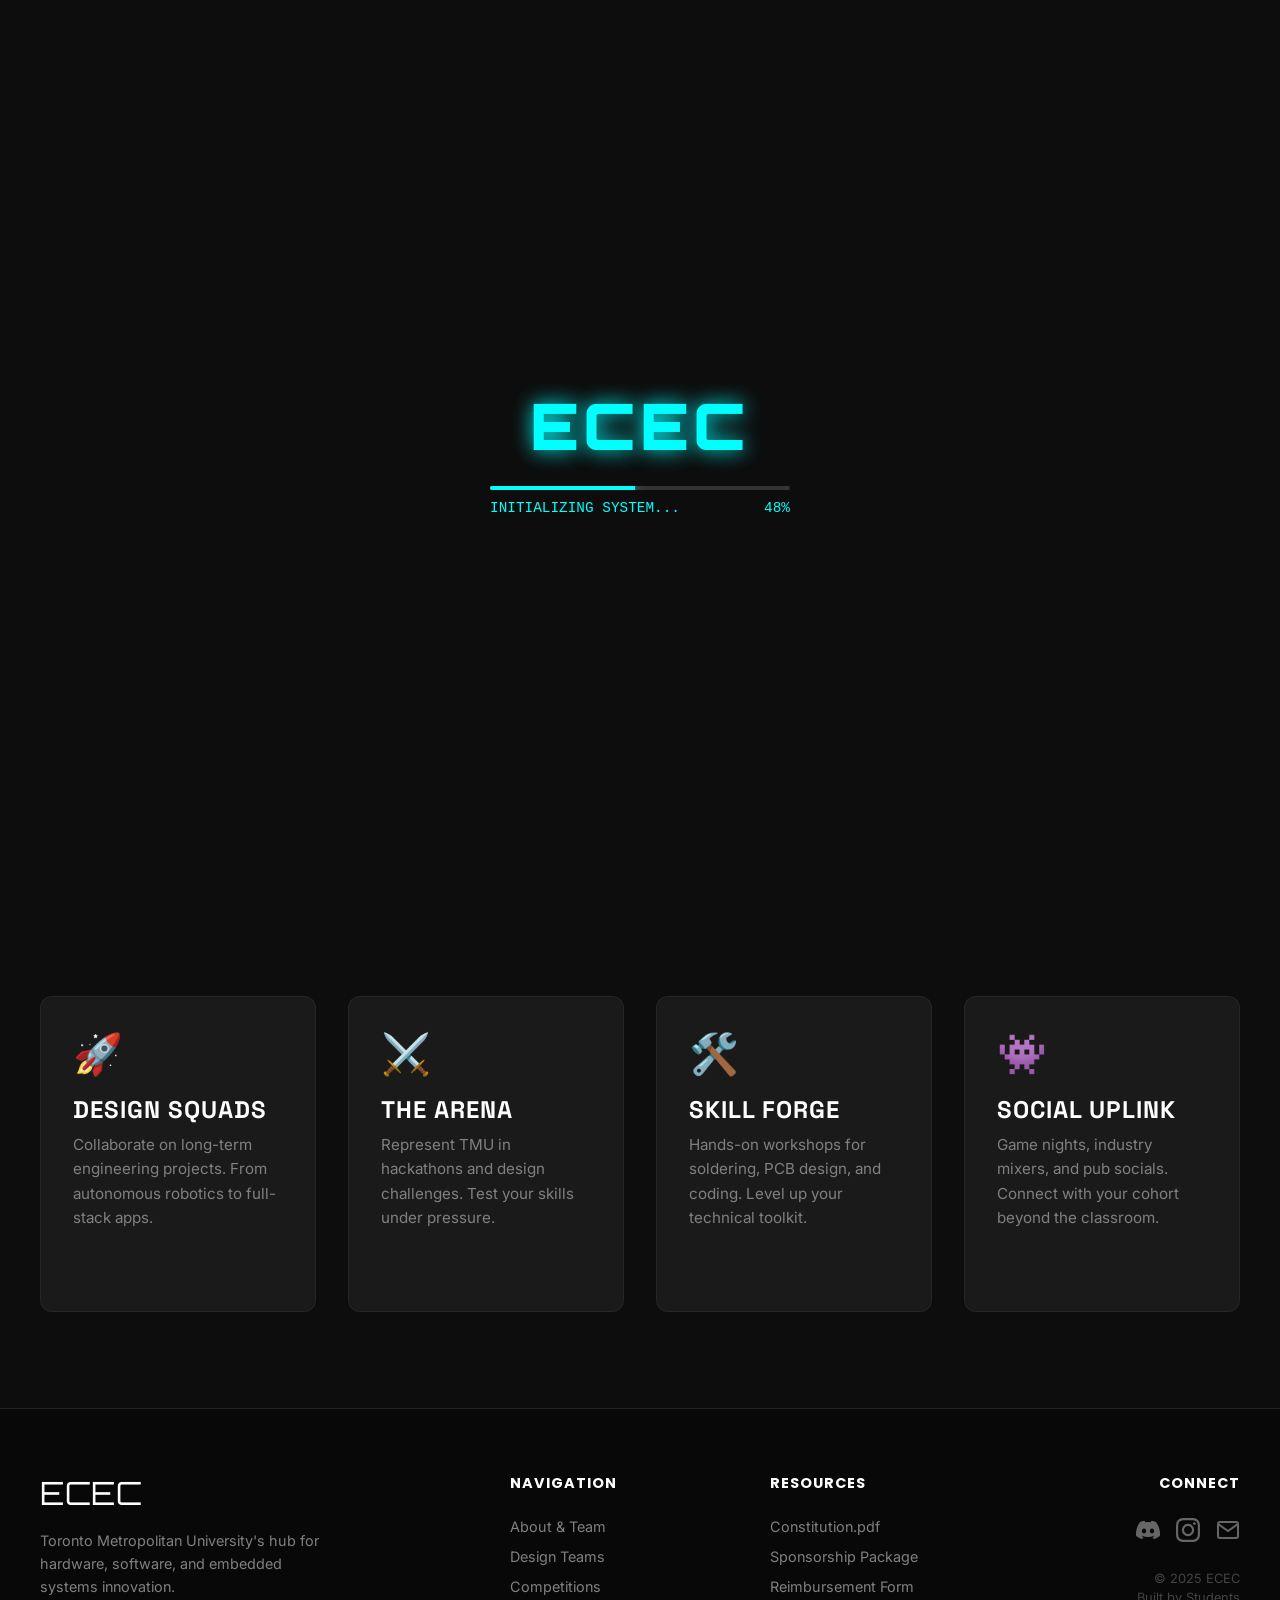
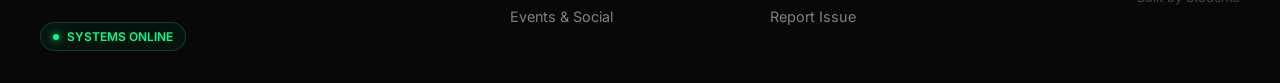
<file: index.html>
<!DOCTYPE html>
<html lang="en">
<head>
    <meta charset="UTF-8">
    <meta name="viewport" content="width=device-width, initial-scale=1.0">
    <title>ECEC - Electrical & Computer Engineering Club</title>
    
    <!-- Fonts -->
    <link rel="preconnect" href="https://fonts.googleapis.com">
    <link rel="preconnect" href="https://fonts.gstatic.com" crossorigin>
    <link href="https://fonts.googleapis.com/css2?family=Inter:wght@400;500;600&family=Poppins:wght@600;700;800&display=swap" rel="stylesheet">
    <link href="https://fonts.googleapis.com/css2?family=Space+Grotesk:wght@500;700&display=swap" rel="stylesheet">
    <link href="https://fonts.googleapis.com/css2?family=Orbitron:wght@900&display=swap" rel="stylesheet">
    <link rel="stylesheet" href="style.css">
</head>
<body>

    <!-- Loader -->
    <div id="loader">
        <div class="loader-content">
            <h1 class="glitch-text" data-text="ECEC">ECEC</h1>
            <div class="progress-bar"><div class="progress-fill"></div></div>
            <div class="loader-status">
                <span>INITIALIZING SYSTEM...</span>
                <span id="loader-percent">0%</span>
            </div>
        </div>
    </div>

    <!-- Scroll Progress Line -->
    <div id="scroll-progress"></div>

    <nav class="navbar">
        <a href="index.html" class="nav-logo">ECEC</a>
        <div class="nav-links">
            <a href="index.html">Home</a>
            <a href="about.html">About & People</a>
            <a href="teams.html">Teams</a>
            <a href="competitions.html">Competitions</a>
            
            <div class="nav-dropdown">
                <a href="events.html">Events ▾</a>
                <div class="dropdown-content">
                    <a href="weekly.html">Weekly Syncs</a>
                    <a href="events.html#upcoming">Live Feed</a>
                </div>
            </div>
            <a href="contact.html" class="cta-link">Join Us</a>
        </div>
        <div class="mobile-menu-btn">☰</div>
    </nav>

        <!-- Hero Section -->
    <header class="hero">
        <canvas id="particle-canvas"></canvas>
        <div class="hero-content">
            <div class="hero-text-wrapper">
                <h1>DESIGN. <span class="highlight">CONNECT.</span> INNOVATE.</h1>
                <p>Where engineering meets community. Join TMU's hub for hardware, software, and embedded systems innovation.</p>
                <div class="hero-buttons">
                    <a href="contact.html" class="btn primary">Join the Collective</a>
                    <a href="teams.html" class="btn secondary">Explore Projects</a>
                </div>
            </div>
        </div>
    </header>

        <!-- Features Grid -->
    <section id="features" class="features-section">
        <div class="container">
            
            <!-- Feature 1: Design Teams -->
            <a href="teams.html" class="feature-card">
                <div class="icon">🚀</div>
                <h3>Design Squads</h3>
                <p>Collaborate on long-term engineering projects. From autonomous robotics to full-stack apps.</p>
                <span class="learn-more">View Teams →</span>
            </a>

            <!-- Feature 2: Competitions -->
            <a href="competitions.html" class="feature-card">
                <div class="icon">⚔️</div>
                <h3>The Arena</h3>
                <p>Represent TMU in hackathons and design challenges. Test your skills under pressure.</p>
                <span class="learn-more">See Events →</span>
            </a>

            <!-- Feature 3: Workshops -->
            <a href="events.html" class="feature-card">
                <div class="icon">🛠️</div>
                <h3>Skill Forge</h3>
                <p>Hands-on workshops for soldering, PCB design, and coding. Level up your technical toolkit.</p>
                <span class="learn-more">Join Workshop →</span>
            </a>

            <!-- Feature 4: Social Events -->
            <a href="events.html" class="feature-card">
                <div class="icon">👾</div>
                <h3>Social Uplink</h3>
                <p>Game nights, industry mixers, and pub socials. Connect with your cohort beyond the classroom.</p>
                <span class="learn-more">Get Social →</span>
            </a>

        </div>
    </section>


        <!-- System Footer -->
    <footer class="sys-footer">
        <div class="footer-grid">
            
            <!-- Col 1: Brand -->
            <div class="footer-col brand-col">
                <a href="index.html" class="footer-logo">ECEC</a>
                <p class="footer-desc">
                    Toronto Metropolitan University's hub for hardware, software, and embedded systems innovation.
                </p>
                <div class="status-badge">
                    <span class="dot"></span> SYSTEMS ONLINE
                </div>
            </div>

            <!-- Col 2: Navigation -->
            <div class="footer-col">
                <h4>NAVIGATION</h4>
                <ul class="footer-links">
                    <li><a href="about.html">About & Team</a></li>
                    <li><a href="teams.html">Design Teams</a></li>
                    <li><a href="competitions.html">Competitions</a></li>
                    <li><a href="events.html">Events & Social</a></li>
                </ul>
            </div>

            <!-- Col 3: Resources -->
            <div class="footer-col">
                <h4>RESOURCES</h4>
                <ul class="footer-links">
                    <li><a href="#">Constitution.pdf</a></li>
                    <li><a href="#">Sponsorship Package</a></li>
                    <li><a href="#">Reimbursement Form</a></li>
                    <li><a href="contact.html">Report Issue</a></li>
                </ul>
            </div>

            <!-- Col 4: Connect -->
            <div class="footer-col">
                <h4>CONNECT</h4>
                <div class="social-icons">
                    <a href="#" aria-label="Discord">
                        <svg width="24" height="24" viewBox="0 0 24 24" fill="currentColor"><path d="M20.317 4.37a19.791 19.791 0 0 0-4.885-1.515.074.074 0 0 0-.079.037c-.21.375-.444.864-.608 1.25a18.27 18.27 0 0 0-5.487 0 12.64 12.64 0 0 0-.617-1.25.077.077 0 0 0-.079-.037A19.736 19.736 0 0 0 3.677 4.37a.07.07 0 0 0-.032.027C.533 9.046-.32 13.58.099 18.057a.082.082 0 0 0 .031.057 19.9 19.9 0 0 0 5.993 3.03.078.078 0 0 0 .084-.028 14.09 14.09 0 0 0 1.226-1.994.076.076 0 0 0-.041-.106 13.107 13.107 0 0 1-1.872-.892.077.077 0 0 1-.008-.128 10.2 10.2 0 0 0 .372-.292.074.074 0 0 1 .077-.01c3.928 1.793 8.18 1.793 12.062 0a.074.074 0 0 1 .078.01c.12.098.246.198.373.292a.077.077 0 0 1-.006.127 12.299 12.299 0 0 1-1.873.892.077.077 0 0 0-.041.107c.36.698.772 1.362 1.225 1.993a.076.076 0 0 0 .084.028 19.839 19.839 0 0 0 6.002-3.03.077.077 0 0 0 .032-.054c.5-5.177-.838-9.674-3.549-13.66a.061.061 0 0 0-.031-.03zM8.02 15.33c-1.183 0-2.157-1.085-2.157-2.419 0-1.333.956-2.419 2.157-2.419 1.21 0 2.176 1.096 2.157 2.42 0 1.333-.956 2.418-2.157 2.418zm7.975 0c-1.183 0-2.157-1.085-2.157-2.419 0-1.333.955-2.419 2.157-2.419 1.21 0 2.176 1.096 2.157 2.42 0 1.333-.946 2.418-2.157 2.418z"/></svg>
                    </a>
                    <a href="#" aria-label="Instagram">
                        <svg width="24" height="24" viewBox="0 0 24 24" fill="currentColor"><path d="M12 2.163c3.204 0 3.584.012 4.85.07 3.252.148 4.771 1.691 4.919 4.919.058 1.265.069 1.645.069 4.849 0 3.205-.012 3.584-.069 4.849-.149 3.225-1.664 4.771-4.919 4.919-1.266.058-1.644.07-4.85.07-3.204 0-3.584-.012-4.849-.07-3.26-.149-4.771-1.699-4.919-4.92-.058-1.265-.07-1.644-.07-4.849 0-3.204.013-3.583.07-4.849.149-3.227 1.664-4.771 4.919-4.919 1.266-.057 1.645-.069 4.849-.069zm0-2.163c-3.259 0-3.667.014-4.947.072-4.358.2-6.78 2.618-6.98 6.98-.059 1.281-.073 1.689-.073 4.948 0 3.259.014 3.668.072 4.948.2 4.358 2.618 6.78 6.98 6.98 1.281.058 1.689.072 4.948.072 3.259 0 3.668-.014 4.948-.072 4.354-.2 6.782-2.618 6.979-6.98.059-1.28.073-1.689.073-4.948 0-3.259-.014-3.667-.072-4.947-.196-4.354-2.617-6.78-6.979-6.98-1.281-.059-1.69-.073-4.949-.073zm0 5.838c-3.403 0-6.162 2.759-6.162 6.162s2.759 6.163 6.162 6.163 6.162-2.759 6.162-6.163c0-3.403-2.759-6.162-6.162-6.162zm0 10.162c-2.209 0-4-1.79-4-4 0-2.209 1.791-4 4-4s4 1.791 4 4c0 2.21-1.791 4-4 4zm6.406-11.845c-.796 0-1.441.645-1.441 1.44s.645 1.44 1.441 1.44c.795 0 1.439-.645 1.439-1.44s-.644-1.44-1.439-1.44z"/></svg>
                    </a>
                    <a href="#" aria-label="Email">
                        <svg width="24" height="24" viewBox="0 0 24 24" fill="none" stroke="currentColor" stroke-width="2"><path d="M4 4h16c1.1 0 2 .9 2 2v12c0 1.1-.9 2-2 2H4c-1.1 0-2-.9-2-2V6c0-1.1.9-2 2-2z"></path><polyline points="22,6 12,13 2,6"></polyline></svg>
                    </a>
                </div>
                <p class="copyright">&copy; 2025 ECEC<br>Built by Students</p>
            </div>
            
        </div>
    </footer>


    <script src="script.js"></script>
</body>
</html>
</file>
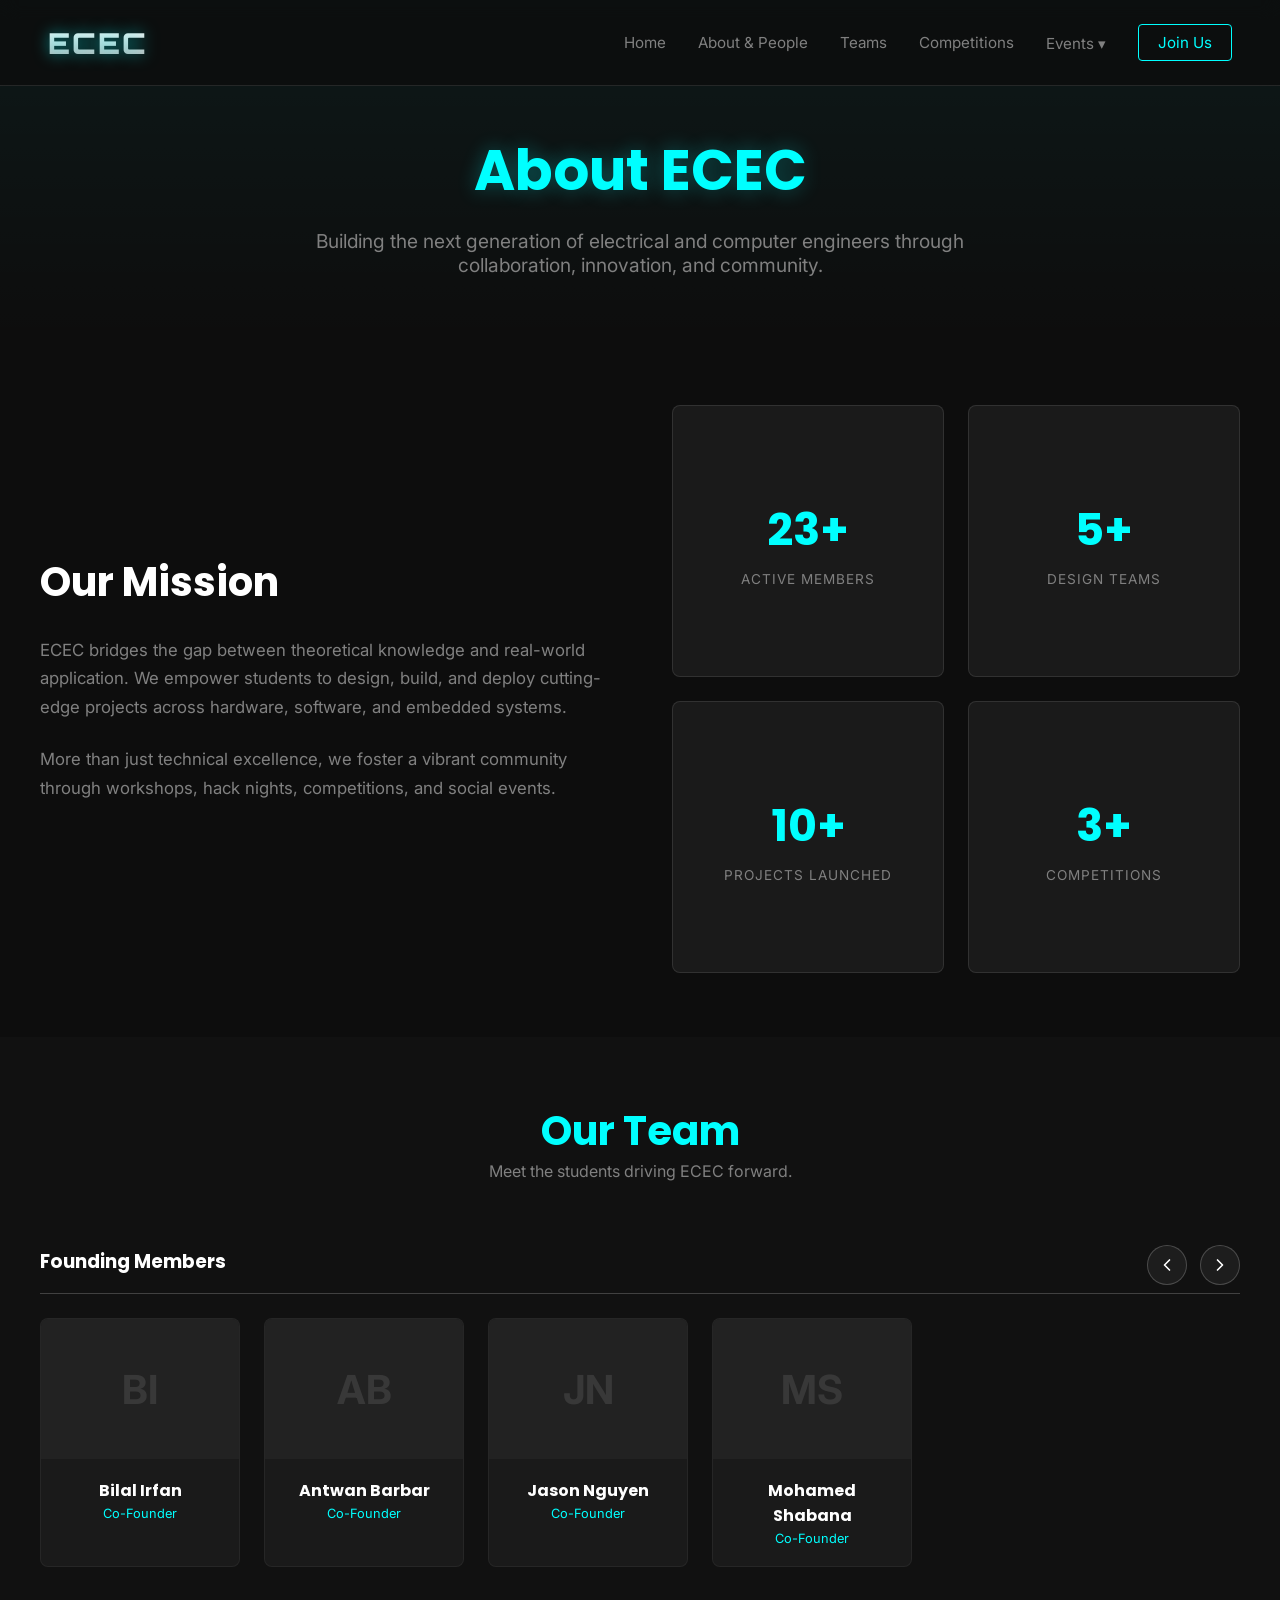
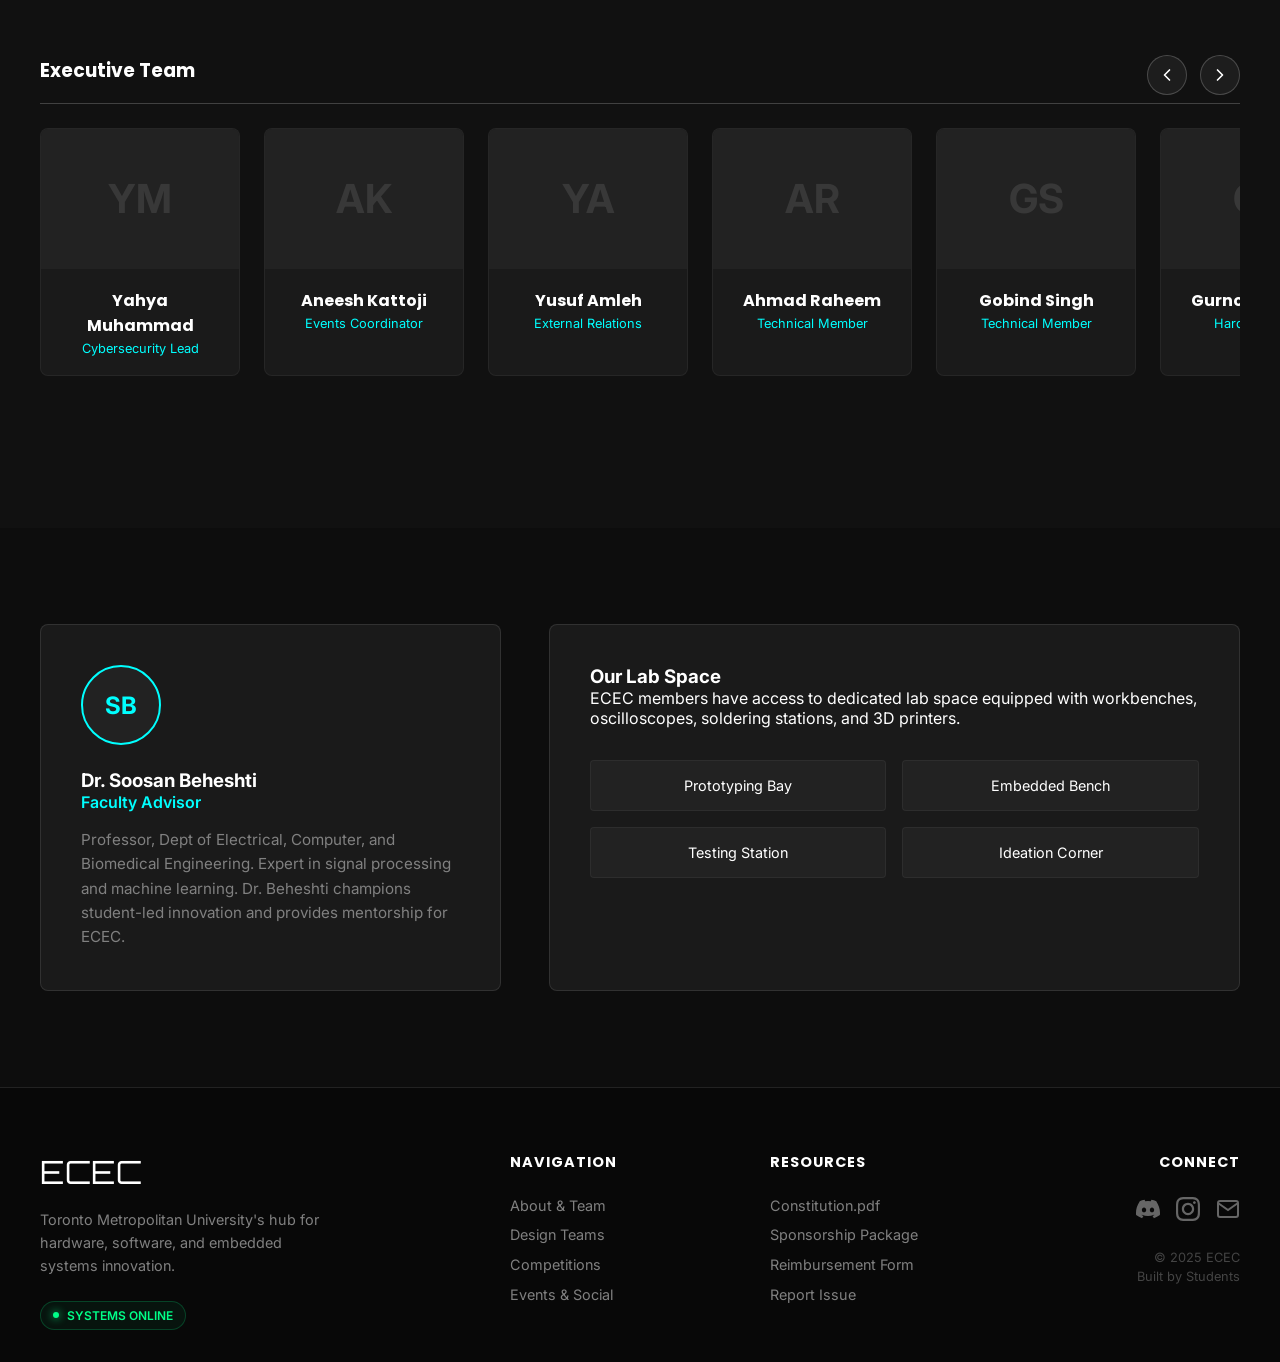
<file: about.html>
<!DOCTYPE html>
<html lang="en">
<head>
    <meta charset="UTF-8">
    <meta name="viewport" content="width=device-width, initial-scale=1.0">
    <title>About - ECEC</title>
    
    <!-- Fonts -->
    <link rel="preconnect" href="https://fonts.googleapis.com">
    <link rel="preconnect" href="https://fonts.gstatic.com" crossorigin>
    <link href="https://fonts.googleapis.com/css2?family=Inter:wght@400;500;600&family=Poppins:wght@600;700;800&display=swap" rel="stylesheet">
    <link href="https://fonts.googleapis.com/css2?family=Orbitron:wght@900&display=swap" rel="stylesheet">
    
    <link rel="stylesheet" href="style.css">
    <link rel="stylesheet" href="about.css">
</head>
<body>

    <!-- Scroll Progress -->
    <div id="scroll-progress"></div>

    <!-- Navbar -->
    <nav class="navbar">
        <a href="index.html" class="nav-logo">ECEC</a>
        
        <div class="nav-links">
            <a href="index.html">Home</a>
            <a href="about.html">About & People</a>
            <a href="teams.html">Teams</a>
            <a href="competitions.html">Competitions</a>
            
            <div class="nav-dropdown">
                <a href="events.html" class="dropdown-trigger">Events ▾</a>
                <div class="dropdown-content">
                    <a href="weekly.html">Weekly Syncs</a>
                    <a href="events.html#upcoming">Live Feed</a>
                </div>
            </div>
            
            <a href="contact.html" class="cta-link">Join Us</a>
        </div>

        <div class="mobile-menu-btn">☰</div>
    </nav>

    <!-- Page Hero -->
    <header class="page-hero">
        <div class="hero-content">
            <h1>About ECEC</h1>
            <p>Building the next generation of electrical and computer engineers through collaboration, innovation, and community.</p>
        </div>
    </header>

    <!-- Mission & Stats Section -->
    <section class="mission-section">
        <div class="container mission-layout">
            <div class="mission-text">
                <h2>Our Mission</h2>
                <p>ECEC bridges the gap between theoretical knowledge and real-world application. We empower students to design, build, and deploy cutting-edge projects across hardware, software, and embedded systems.</p>
                <p>More than just technical excellence, we foster a vibrant community through workshops, hack nights, competitions, and social events.</p>
            </div>
            <div class="stats-grid">
                <div class="stat-card"><div class="stat-number">23+</div><div class="stat-label">Active Members</div></div>
                <div class="stat-card"><div class="stat-number">5+</div><div class="stat-label">Design Teams</div></div>
                <div class="stat-card"><div class="stat-number">10+</div><div class="stat-label">Projects Launched</div></div>
                <div class="stat-card"><div class="stat-number">3+</div><div class="stat-label">Competitions</div></div>
            </div>
        </div>
    </section>

    <!-- Team Section -->
    <section class="people-section">
        <div class="container people-container">
            <div class="section-header">
                <h2>Our Team</h2>
                <p>Meet the students driving ECEC forward.</p>
            </div>

            <!-- Row 1: Founders -->
            <div class="people-row">
                <div class="category-group">
                    <div class="group-header">
                        <h3>Founding Members</h3>
                        <div class="scroll-controls">
                            <!-- Scroll Founders Grid -->
                            <button class="scroll-btn left" aria-label="Scroll Left" onclick="scrollGrid('founders-grid', -300)">
                                <svg width="24" height="24" viewBox="0 0 24 24" fill="none" stroke="currentColor" stroke-width="2"><polyline points="15 18 9 12 15 6"></polyline></svg>
                            </button>
                            <button class="scroll-btn right" aria-label="Scroll Right" onclick="scrollGrid('founders-grid', 300)">
                                <svg width="24" height="24" viewBox="0 0 24 24" fill="none" stroke="currentColor" stroke-width="2"><polyline points="9 18 15 12 9 6"></polyline></svg>
                            </button>
                        </div>
                    </div>
                    
                    <div class="scroll-container" id="founders-grid">
                        <div class="people-grid">
                            <div class="person-card"><div class="initials">BI</div><div class="person-info"><h4>Bilal Irfan</h4><span class="role">Co-Founder</span></div></div>
                            <div class="person-card"><div class="initials">AB</div><div class="person-info"><h4>Antwan Barbar</h4><span class="role">Co-Founder</span></div></div>
                            <div class="person-card"><div class="initials">JN</div><div class="person-info"><h4>Jason Nguyen</h4><span class="role">Co-Founder</span></div></div>
                            <div class="person-card"><div class="initials">MS</div><div class="person-info"><h4>Mohamed Shabana</h4><span class="role">Co-Founder</span></div></div>
                        </div>
                    </div>
                </div>
            </div>

            <!-- Row 2: Execs (DUPLICATE REMOVED & ID FIXED) -->
            <div class="people-row">
                <div class="category-group">
                    <div class="group-header">
                        <h3>Executive Team</h3>
                        <div class="scroll-controls">
                            <!-- FIXED: Now targeting 'exec-grid' instead of 'founders-grid' -->
                            <button class="scroll-btn left" aria-label="Scroll Left" onclick="scrollGrid('exec-grid', -300)">
                                <svg width="24" height="24" viewBox="0 0 24 24" fill="none" stroke="currentColor" stroke-width="2"><polyline points="15 18 9 12 15 6"></polyline></svg>
                            </button>
                            <button class="scroll-btn right" aria-label="Scroll Right" onclick="scrollGrid('exec-grid', 300)">
                                <svg width="24" height="24" viewBox="0 0 24 24" fill="none" stroke="currentColor" stroke-width="2"><polyline points="9 18 15 12 9 6"></polyline></svg>
                            </button>
                        </div>
                    </div>

                    <div class="scroll-container" id="exec-grid">
                        <div class="people-grid">
                            <div class="person-card"><div class="initials">YM</div><div class="person-info"><h4>Yahya Muhammad</h4><span class="role">Cybersecurity Lead</span></div></div>
                            <div class="person-card"><div class="initials">AK</div><div class="person-info"><h4>Aneesh Kattoji</h4><span class="role">Events Coordinator</span></div></div>
                            <div class="person-card"><div class="initials">YA</div><div class="person-info"><h4>Yusuf Amleh</h4><span class="role">External Relations</span></div></div>
                            <div class="person-card"><div class="initials">AR</div><div class="person-info"><h4>Ahmad Raheem</h4><span class="role">Technical Member</span></div></div>
                            <div class="person-card"><div class="initials">GS</div><div class="person-info"><h4>Gobind Singh</h4><span class="role">Technical Member</span></div></div>
                            <div class="person-card"><div class="initials">GB</div><div class="person-info"><h4>Gurnoor Bhatoa</h4><span class="role">Hardware Lead</span></div></div>
                            <div class="person-card"><div class="initials">KK</div><div class="person-info"><h4>Kagan Katran</h4><span class="role">Innovation Officer</span></div></div>
                            <div class="person-card"><div class="initials">DI</div><div class="person-info"><h4>Daanisha Islam</h4><span class="role">Electronics Specialist</span></div></div>
                            <div class="person-card"><div class="initials">AS</div><div class="person-info"><h4>Anokh Soin</h4><span class="role">Circuit Design Lead</span></div></div>
                            <div class="person-card"><div class="initials">SC</div><div class="person-info"><h4>Sheldon Cerejo</h4><span class="role">Media Director</span></div></div>
                            <div class="person-card"><div class="initials">AS</div><div class="person-info"><h4>Abesa Sivananthan</h4><span class="role">Research Coord.</span></div></div>
                            <div class="person-card"><div class="initials">BT</div><div class="person-info"><h4>Bhavishey Thapar</h4><span class="role">Technical Advisor</span></div></div>
                            <div class="person-card"><div class="initials">TK</div><div class="person-info"><h4>Talha Khalid</h4><span class="role">Competitions Lead</span></div></div>
                            <div class="person-card"><div class="initials">MY</div><div class="person-info"><h4>Muneebah Younas</h4><span class="role">Academic Liaison</span></div></div>
                            <div class="person-card"><div class="initials">MA</div><div class="person-info"><h4>Mina Adnan</h4><span class="role">Robotics Lead</span></div></div>
                            <div class="person-card"><div class="initials">FM</div><div class="person-info"><h4>Fatema Mirza</h4><span class="role">Technical Member</span></div></div>
                            <div class="person-card"><div class="initials">AH</div><div class="person-info"><h4>Amir Halvachi</h4><span class="role">Avionics Lead</span></div></div>
                        </div>
                    </div>
                </div>
            </div>

        </div>
    </section>

    <!-- Faculty & Lab Section -->
    <section class="faculty-section">
        <div class="container faculty-grid">
            <div class="faculty-card">
                <div class="faculty-initials">SB</div>
                <h3>Dr. Soosan Beheshti</h3>
                <p class="faculty-title">Faculty Advisor</p>
                <p class="faculty-bio">Professor, Dept of Electrical, Computer, and Biomedical Engineering. Expert in signal processing and machine learning. Dr. Beheshti champions student-led innovation and provides mentorship for ECEC.</p>
            </div>
            <div class="lab-card">
                <h3>Our Lab Space</h3>
                <p>ECEC members have access to dedicated lab space equipped with workbenches, oscilloscopes, soldering stations, and 3D printers.</p>
                <div class="lab-features">
                    <span>Prototyping Bay</span><span>Embedded Bench</span><span>Testing Station</span><span>Ideation Corner</span>
                </div>
            </div>
        </div>
    </section>

    <!-- System Footer -->
    <footer class="sys-footer">
        <div class="footer-grid">
            <div class="footer-col brand-col">
                <a href="index.html" class="footer-logo">ECEC</a>
                <p class="footer-desc">Toronto Metropolitan University's hub for hardware, software, and embedded systems innovation.</p>
                <div class="status-badge"><span class="dot"></span> SYSTEMS ONLINE</div>
            </div>
            <div class="footer-col">
                <h4>NAVIGATION</h4>
                <ul class="footer-links">
                    <li><a href="about.html">About & Team</a></li>
                    <li><a href="teams.html">Design Teams</a></li>
                    <li><a href="competitions.html">Competitions</a></li>
                    <li><a href="events.html">Events & Social</a></li>
                </ul>
            </div>
            <div class="footer-col">
                <h4>RESOURCES</h4>
                <ul class="footer-links">
                    <li><a href="#">Constitution.pdf</a></li>
                    <li><a href="#">Sponsorship Package</a></li>
                    <li><a href="#">Reimbursement Form</a></li>
                    <li><a href="contact.html">Report Issue</a></li>
                </ul>
            </div>
            <div class="footer-col">
                <h4>CONNECT</h4>
                <div class="social-icons">
                    <a href="#" aria-label="Discord"><svg width="24" height="24" viewBox="0 0 24 24" fill="currentColor"><path d="M20.317 4.37a19.791 19.791 0 0 0-4.885-1.515.074.074 0 0 0-.079.037c-.21.375-.444.864-.608 1.25a18.27 18.27 0 0 0-5.487 0 12.64 12.64 0 0 0-.617-1.25.077.077 0 0 0-.079-.037A19.736 19.736 0 0 0 3.677 4.37a.07.07 0 0 0-.032.027C.533 9.046-.32 13.58.099 18.057a.082.082 0 0 0 .031.057 19.9 19.9 0 0 0 5.993 3.03.078.078 0 0 0 .084-.028 14.09 14.09 0 0 0 1.226-1.994.076.076 0 0 0-.041-.106 13.107 13.107 0 0 1-1.872-.892.077.077 0 0 1-.008-.128 10.2 10.2 0 0 0 .372-.292.074.074 0 0 1 .077-.01c3.928 1.793 8.18 1.793 12.062 0a.074.074 0 0 1 .078.01c.12.098.246.198.373.292a.077.077 0 0 1-.006.127 12.299 12.299 0 0 1-1.873.892.077.077 0 0 0-.041.107c.36.698.772 1.362 1.225 1.993a.076.076 0 0 0 .084.028 19.839 19.839 0 0 0 6.002-3.03.077.077 0 0 0 .032-.054c.5-5.177-.838-9.674-3.549-13.66a.061.061 0 0 0-.031-.03zM8.02 15.33c-1.183 0-2.157-1.085-2.157-2.419 0-1.333.956-2.419 2.157-2.419 1.21 0 2.176 1.096 2.157 2.42 0 1.333-.956 2.418-2.157 2.418zm7.975 0c-1.183 0-2.157-1.085-2.157-2.419 0-1.333.955-2.419 2.157-2.419 1.21 0 2.176 1.096 2.157 2.42 0 1.333-.946 2.418-2.157 2.418z"/></svg></a>
                    <a href="#" aria-label="Instagram"><svg width="24" height="24" viewBox="0 0 24 24" fill="currentColor"><path d="M12 2.163c3.204 0 3.584.012 4.85.07 3.252.148 4.771 1.691 4.919 4.919.058 1.265.069 1.645.069 4.849 0 3.205-.012 3.584-.069 4.849-.149 3.225-1.664 4.771-4.919 4.919-1.266.058-1.644.07-4.85.07-3.204 0-3.584-.012-4.849-.07-3.26-.149-4.771-1.699-4.919-4.92-.058-1.265-.07-1.644-.07-4.849 0-3.204.013-3.583.07-4.849.149-3.227 1.664-4.771 4.919-4.919 1.266-.057 1.645-.069 4.849-.069zm0-2.163c-3.259 0-3.667.014-4.947.072-4.358.2-6.78 2.618-6.98 6.98-.059 1.281-.073 1.689-.073 4.948 0 3.259.014 3.668.072 4.948.2 4.358 2.618 6.78 6.98 6.98 1.281.058 1.689.072 4.948.072 3.259 0 3.668-.014 4.948-.072 4.354-.2 6.782-2.618 6.979-6.98.059-1.28.073-1.689.073-4.948 0-3.259-.014-3.667-.072-4.947-.196-4.354-2.617-6.78-6.979-6.98-1.281-.059-1.69-.073-4.949-.073zm0 5.838c-3.403 0-6.162 2.759-6.162 6.162s2.759 6.163 6.162 6.163 6.162-2.759 6.162-6.163c0-3.403-2.759-6.162-6.162-6.162zm0 10.162c-2.209 0-4-1.79-4-4 0-2.209 1.791-4 4-4s4 1.791 4 4c0 2.21-1.791 4-4 4zm6.406-11.845c-.796 0-1.441.645-1.441 1.44s.645 1.44 1.441 1.44c.795 0 1.439-.645 1.439-1.44s-.644-1.44-1.439-1.44z"/></svg></a>
                    <a href="#" aria-label="Email"><svg width="24" height="24" viewBox="0 0 24 24" fill="none" stroke="currentColor" stroke-width="2"><path d="M4 4h16c1.1 0 2 .9 2 2v12c0 1.1-.9 2-2 2H4c-1.1 0-2-.9-2-2V6c0-1.1.9-2 2-2z"></path><polyline points="22,6 12,13 2,6"></polyline></svg></a>
                </div>
                <p class="copyright">&copy; 2025 ECEC<br>Built by Students</p>
            </div>
        </div>
    </footer>

    <script src="script.js"></script>
    <script>
        function scrollGrid(elementId, distance) {
            const container = document.getElementById(elementId);
            if (container) {
                container.scrollBy({
                    left: distance,
                    behavior: 'smooth'
                });
            } else {
                console.error("Container not found:", elementId);
            }
        }
    </script>

</body>
</html>
</file>
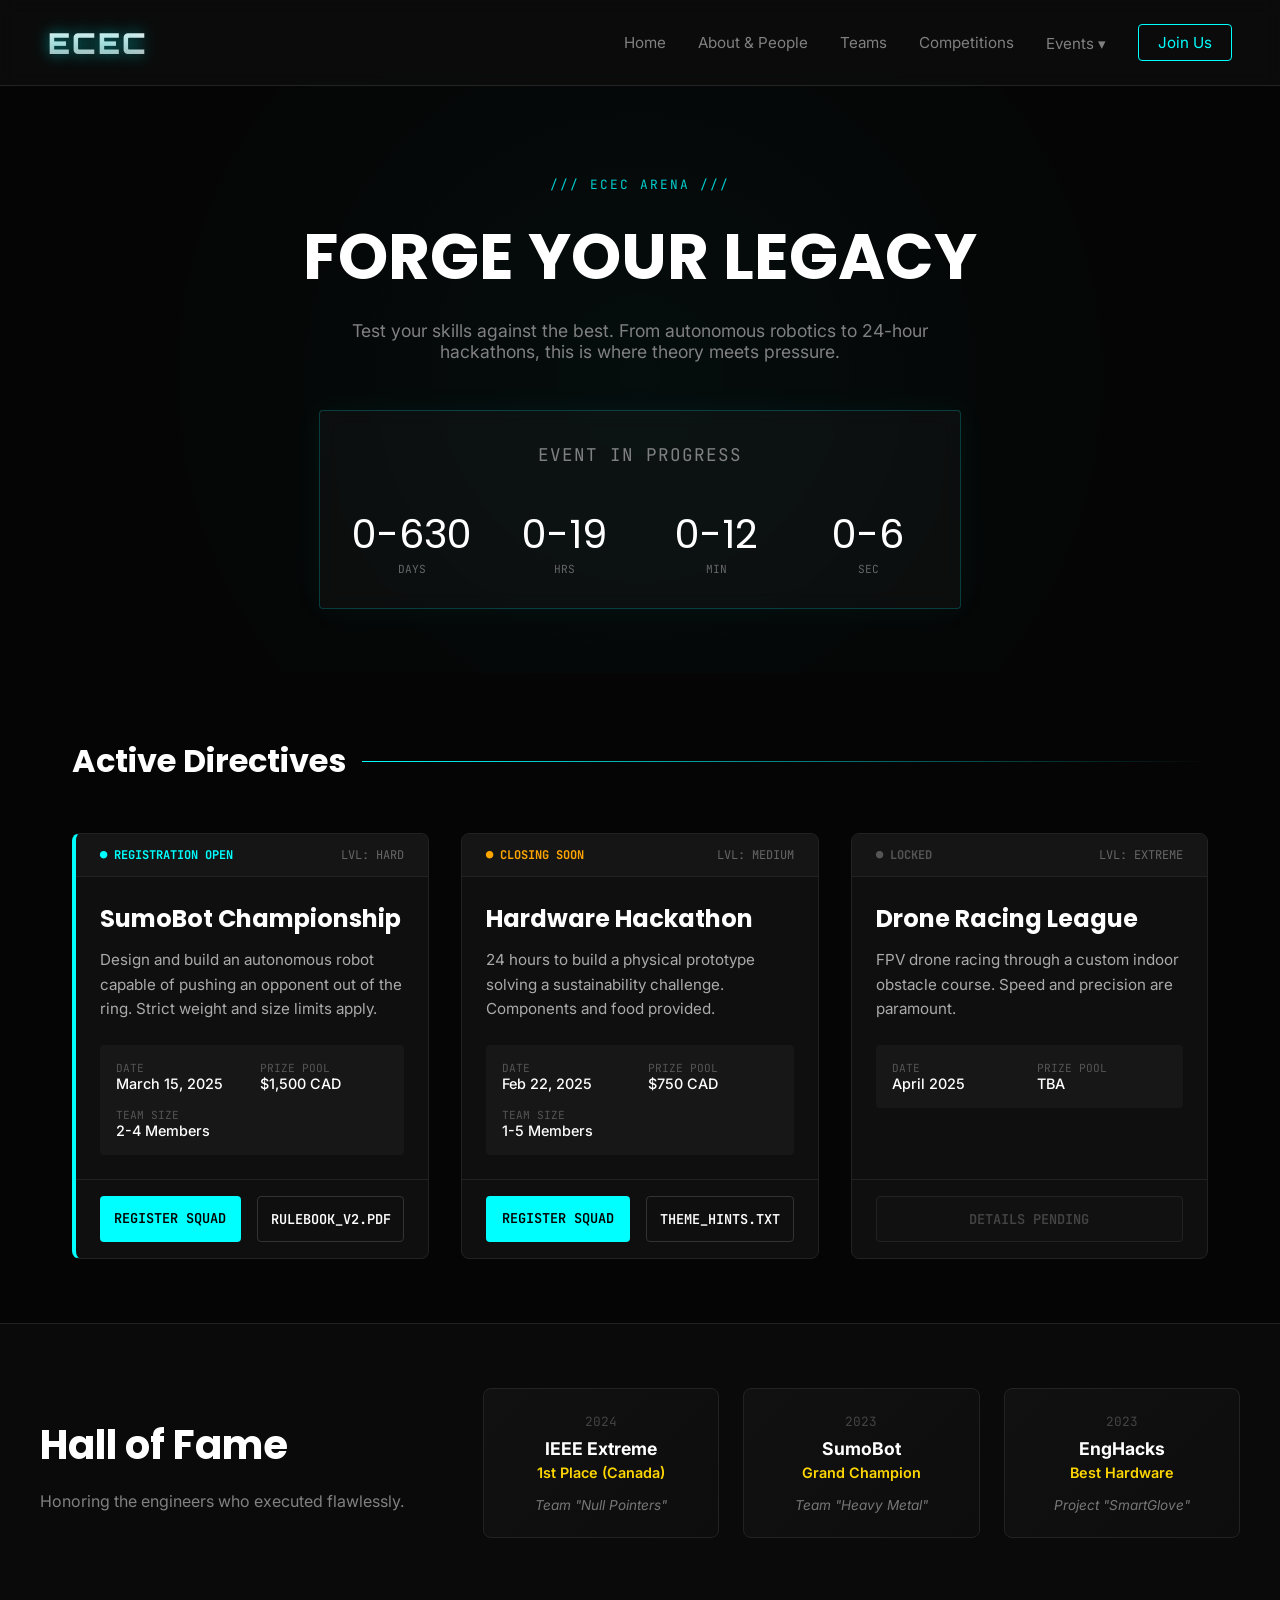
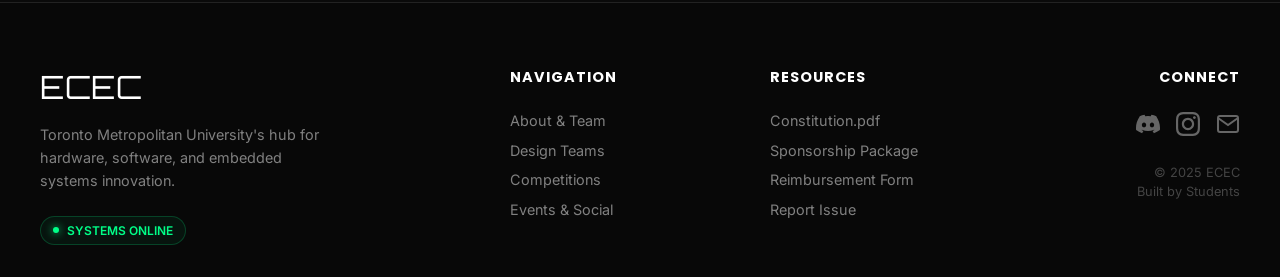
<file: competitions.html>
<!DOCTYPE html>
<html lang="en">
<head>
    <meta charset="UTF-8">
    <meta name="viewport" content="width=device-width, initial-scale=1.0">
    <title>Competitions - ECEC</title>
    
    <!-- Fonts -->
    <link rel="preconnect" href="https://fonts.googleapis.com">
    <link rel="preconnect" href="https://fonts.gstatic.com" crossorigin>
    <link href="https://fonts.googleapis.com/css2?family=Inter:wght@400;500;600&family=Poppins:wght@600;700;800&family=JetBrains+Mono:wght@400;700&display=swap" rel="stylesheet">
    <link href="https://fonts.googleapis.com/css2?family=Orbitron:wght@900&display=swap" rel="stylesheet">
    <link rel="stylesheet" href="style.css">
    <link rel="stylesheet" href="competitions.css">
</head>
<body>

    <!-- Navbar -->
    <nav class="navbar">
        <a href="index.html" class="nav-logo">ECEC</a>
        
        <div class="nav-links">
            <a href="index.html">Home</a>
            <a href="about.html">About & People</a>
            <a href="teams.html">Teams</a>
            <a href="competitions.html">Competitions</a>
            
            <div class="nav-dropdown">
                <a href="events.html" class="dropdown-trigger">Events ▾</a>
                <div class="dropdown-content">
                    <a href="weekly.html">Weekly Syncs</a>
                    <a href="events.html#upcoming">Live Feed</a>
                </div>
            </div>
            
            <a href="contact.html" class="cta-link">Join Us</a>
        </div>

        <div class="mobile-menu-btn">☰</div>
    </nav>

    <main>
        <!-- Hero: The Arena -->
        <header class="comp-hero">
            <div class="hero-overlay"></div>
            <div class="hero-content">
                <span class="eyebrow">/// ECEC ARENA ///</span>
                <h1>Forge Your Legacy</h1>
                <p>Test your skills against the best. From autonomous robotics to 24-hour hackathons, this is where theory meets pressure.</p>
                
                <!-- Live Countdown Widget -->
                <div class="countdown-container">
                    <p class="countdown-label">NEXT MAJOR EVENT: SUMOBOT 2025</p>
                    <div class="timer-grid">
                        <div class="time-box"><span id="days">00</span><label>DAYS</label></div>
                        <div class="time-box"><span id="hours">00</span><label>HRS</label></div>
                        <div class="time-box"><span id="mins">00</span><label>MIN</label></div>
                        <div class="time-box"><span id="secs">00</span><label>SEC</label></div>
                    </div>
                </div>
            </div>
        </header>

        <!-- Active Competitions -->
        <section class="missions-section">
            <div class="section-header">
                <h2>Active Directives</h2>
                <div class="decoration-line"></div>
            </div>

            <div class="missions-grid">
                
                <!-- Mission 1 -->
                <article class="mission-card high-priority">
                    <div class="card-status">
                        <span class="status-indicator">● REGISTRATION OPEN</span>
                        <span class="difficulty">LVL: HARD</span>
                    </div>
                    <div class="card-body">
                        <h3>SumoBot Championship</h3>
                        <p class="mission-desc">Design and build an autonomous robot capable of pushing an opponent out of the ring. Strict weight and size limits apply.</p>
                        
                        <div class="mission-meta">
                            <div class="meta-item">
                                <span class="label">Date</span>
                                <span class="value">March 15, 2025</span>
                            </div>
                            <div class="meta-item">
                                <span class="label">Prize Pool</span>
                                <span class="value">$1,500 CAD</span>
                            </div>
                            <div class="meta-item">
                                <span class="label">Team Size</span>
                                <span class="value">2-4 Members</span>
                            </div>
                        </div>
                    </div>
                    <div class="card-footer">
                        <a href="#" class="btn-register">Register Squad</a>
                        <a href="#" class="btn-rules">Rulebook_v2.pdf</a>
                    </div>
                </article>

                <!-- Mission 2 -->
                <article class="mission-card">
                    <div class="card-status">
                        <span class="status-indicator warning">● CLOSING SOON</span>
                        <span class="difficulty">LVL: MEDIUM</span>
                    </div>
                    <div class="card-body">
                        <h3>Hardware Hackathon</h3>
                        <p class="mission-desc">24 hours to build a physical prototype solving a sustainability challenge. Components and food provided.</p>
                        
                        <div class="mission-meta">
                            <div class="meta-item">
                                <span class="label">Date</span>
                                <span class="value">Feb 22, 2025</span>
                            </div>
                            <div class="meta-item">
                                <span class="label">Prize Pool</span>
                                <span class="value">$750 CAD</span>
                            </div>
                            <div class="meta-item">
                                <span class="label">Team Size</span>
                                <span class="value">1-5 Members</span>
                            </div>
                        </div>
                    </div>
                    <div class="card-footer">
                        <a href="#" class="btn-register">Register Squad</a>
                        <a href="#" class="btn-rules">Theme_Hints.txt</a>
                    </div>
                </article>

                <!-- Mission 3 -->
                <article class="mission-card locked">
                    <div class="card-status">
                        <span class="status-indicator locked">● LOCKED</span>
                        <span class="difficulty">LVL: EXTREME</span>
                    </div>
                    <div class="card-body">
                        <h3>Drone Racing League</h3>
                        <p class="mission-desc">FPV drone racing through a custom indoor obstacle course. Speed and precision are paramount.</p>
                        
                        <div class="mission-meta">
                            <div class="meta-item">
                                <span class="label">Date</span>
                                <span class="value">April 2025</span>
                            </div>
                            <div class="meta-item">
                                <span class="label">Prize Pool</span>
                                <span class="value">TBA</span>
                            </div>
                        </div>
                    </div>
                    <div class="card-footer">
                        <button class="btn-disabled" disabled>Details Pending</button>
                    </div>
                </article>
            </div>
        </section>

        <!-- Hall of Fame -->
        <section class="fame-section">
            <div class="fame-container">
                <div class="fame-text">
                    <h2>Hall of Fame</h2>
                    <p>Honoring the engineers who executed flawlessly.</p>
                </div>
                
                <div class="trophy-case">
                    <!-- Win 1 -->
                    <div class="trophy-item">
                        <div class="trophy-year">2024</div>
                        <div class="trophy-title">IEEE Extreme</div>
                        <div class="trophy-rank">1st Place (Canada)</div>
                        <p class="trophy-team">Team "Null Pointers"</p>
                    </div>
                    <!-- Win 2 -->
                    <div class="trophy-item">
                        <div class="trophy-year">2023</div>
                        <div class="trophy-title">SumoBot</div>
                        <div class="trophy-rank">Grand Champion</div>
                        <p class="trophy-team">Team "Heavy Metal"</p>
                    </div>
                    <!-- Win 3 -->
                    <div class="trophy-item">
                        <div class="trophy-year">2023</div>
                        <div class="trophy-title">EngHacks</div>
                        <div class="trophy-rank">Best Hardware</div>
                        <p class="trophy-team">Project "SmartGlove"</p>
                    </div>
                </div>
            </div>
        </section>

    </main>

        <!-- System Footer -->
    <footer class="sys-footer">
        <div class="footer-grid">
            
            <!-- Col 1: Brand -->
            <div class="footer-col brand-col">
                <a href="index.html" class="footer-logo">ECEC</a>
                <p class="footer-desc">
                    Toronto Metropolitan University's hub for hardware, software, and embedded systems innovation.
                </p>
                <div class="status-badge">
                    <span class="dot"></span> SYSTEMS ONLINE
                </div>
            </div>

            <!-- Col 2: Navigation -->
            <div class="footer-col">
                <h4>NAVIGATION</h4>
                <ul class="footer-links">
                    <li><a href="about.html">About & Team</a></li>
                    <li><a href="teams.html">Design Teams</a></li>
                    <li><a href="competitions.html">Competitions</a></li>
                    <li><a href="events.html">Events & Social</a></li>
                </ul>
            </div>

            <!-- Col 3: Resources -->
            <div class="footer-col">
                <h4>RESOURCES</h4>
                <ul class="footer-links">
                    <li><a href="#">Constitution.pdf</a></li>
                    <li><a href="#">Sponsorship Package</a></li>
                    <li><a href="#">Reimbursement Form</a></li>
                    <li><a href="contact.html">Report Issue</a></li>
                </ul>
            </div>

            <!-- Col 4: Connect -->
            <div class="footer-col">
                <h4>CONNECT</h4>
                <div class="social-icons">
                    <a href="#" aria-label="Discord">
                        <svg width="24" height="24" viewBox="0 0 24 24" fill="currentColor"><path d="M20.317 4.37a19.791 19.791 0 0 0-4.885-1.515.074.074 0 0 0-.079.037c-.21.375-.444.864-.608 1.25a18.27 18.27 0 0 0-5.487 0 12.64 12.64 0 0 0-.617-1.25.077.077 0 0 0-.079-.037A19.736 19.736 0 0 0 3.677 4.37a.07.07 0 0 0-.032.027C.533 9.046-.32 13.58.099 18.057a.082.082 0 0 0 .031.057 19.9 19.9 0 0 0 5.993 3.03.078.078 0 0 0 .084-.028 14.09 14.09 0 0 0 1.226-1.994.076.076 0 0 0-.041-.106 13.107 13.107 0 0 1-1.872-.892.077.077 0 0 1-.008-.128 10.2 10.2 0 0 0 .372-.292.074.074 0 0 1 .077-.01c3.928 1.793 8.18 1.793 12.062 0a.074.074 0 0 1 .078.01c.12.098.246.198.373.292a.077.077 0 0 1-.006.127 12.299 12.299 0 0 1-1.873.892.077.077 0 0 0-.041.107c.36.698.772 1.362 1.225 1.993a.076.076 0 0 0 .084.028 19.839 19.839 0 0 0 6.002-3.03.077.077 0 0 0 .032-.054c.5-5.177-.838-9.674-3.549-13.66a.061.061 0 0 0-.031-.03zM8.02 15.33c-1.183 0-2.157-1.085-2.157-2.419 0-1.333.956-2.419 2.157-2.419 1.21 0 2.176 1.096 2.157 2.42 0 1.333-.956 2.418-2.157 2.418zm7.975 0c-1.183 0-2.157-1.085-2.157-2.419 0-1.333.955-2.419 2.157-2.419 1.21 0 2.176 1.096 2.157 2.42 0 1.333-.946 2.418-2.157 2.418z"/></svg>
                    </a>
                    <a href="#" aria-label="Instagram">
                        <svg width="24" height="24" viewBox="0 0 24 24" fill="currentColor"><path d="M12 2.163c3.204 0 3.584.012 4.85.07 3.252.148 4.771 1.691 4.919 4.919.058 1.265.069 1.645.069 4.849 0 3.205-.012 3.584-.069 4.849-.149 3.225-1.664 4.771-4.919 4.919-1.266.058-1.644.07-4.85.07-3.204 0-3.584-.012-4.849-.07-3.26-.149-4.771-1.699-4.919-4.92-.058-1.265-.07-1.644-.07-4.849 0-3.204.013-3.583.07-4.849.149-3.227 1.664-4.771 4.919-4.919 1.266-.057 1.645-.069 4.849-.069zm0-2.163c-3.259 0-3.667.014-4.947.072-4.358.2-6.78 2.618-6.98 6.98-.059 1.281-.073 1.689-.073 4.948 0 3.259.014 3.668.072 4.948.2 4.358 2.618 6.78 6.98 6.98 1.281.058 1.689.072 4.948.072 3.259 0 3.668-.014 4.948-.072 4.354-.2 6.782-2.618 6.979-6.98.059-1.28.073-1.689.073-4.948 0-3.259-.014-3.667-.072-4.947-.196-4.354-2.617-6.78-6.979-6.98-1.281-.059-1.69-.073-4.949-.073zm0 5.838c-3.403 0-6.162 2.759-6.162 6.162s2.759 6.163 6.162 6.163 6.162-2.759 6.162-6.163c0-3.403-2.759-6.162-6.162-6.162zm0 10.162c-2.209 0-4-1.79-4-4 0-2.209 1.791-4 4-4s4 1.791 4 4c0 2.21-1.791 4-4 4zm6.406-11.845c-.796 0-1.441.645-1.441 1.44s.645 1.44 1.441 1.44c.795 0 1.439-.645 1.439-1.44s-.644-1.44-1.439-1.44z"/></svg>
                    </a>
                    <a href="#" aria-label="Email">
                        <svg width="24" height="24" viewBox="0 0 24 24" fill="none" stroke="currentColor" stroke-width="2"><path d="M4 4h16c1.1 0 2 .9 2 2v12c0 1.1-.9 2-2 2H4c-1.1 0-2-.9-2-2V6c0-1.1.9-2 2-2z"></path><polyline points="22,6 12,13 2,6"></polyline></svg>
                    </a>
                </div>
                <p class="copyright">&copy; 2025 ECEC<br>Built by Students</p>
            </div>
            
        </div>
    </footer>


    <script src="script.js"></script>
    <script>
        // Simple Countdown Script
        const targetDate = new Date('March 15, 2025 09:00:00').getTime();

        const timer = setInterval(function() {
            const now = new Date().getTime();
            const distance = targetDate - now;

            const days = Math.floor(distance / (1000 * 60 * 60 * 24));
            const hours = Math.floor((distance % (1000 * 60 * 60 * 24)) / (1000 * 60 * 60));
            const minutes = Math.floor((distance % (1000 * 60 * 60)) / (1000 * 60));
            const seconds = Math.floor((distance % (1000 * 60)) / 1000);

            document.getElementById("days").innerHTML = days < 10 ? "0" + days : days;
            document.getElementById("hours").innerHTML = hours < 10 ? "0" + hours : hours;
            document.getElementById("mins").innerHTML = minutes < 10 ? "0" + minutes : minutes;
            document.getElementById("secs").innerHTML = seconds < 10 ? "0" + seconds : seconds;

            if (distance < 0) {
                clearInterval(timer);
                document.querySelector(".countdown-label").innerHTML = "EVENT IN PROGRESS";
            }
        }, 1000);
    </script>
</body>
</html>
</file>
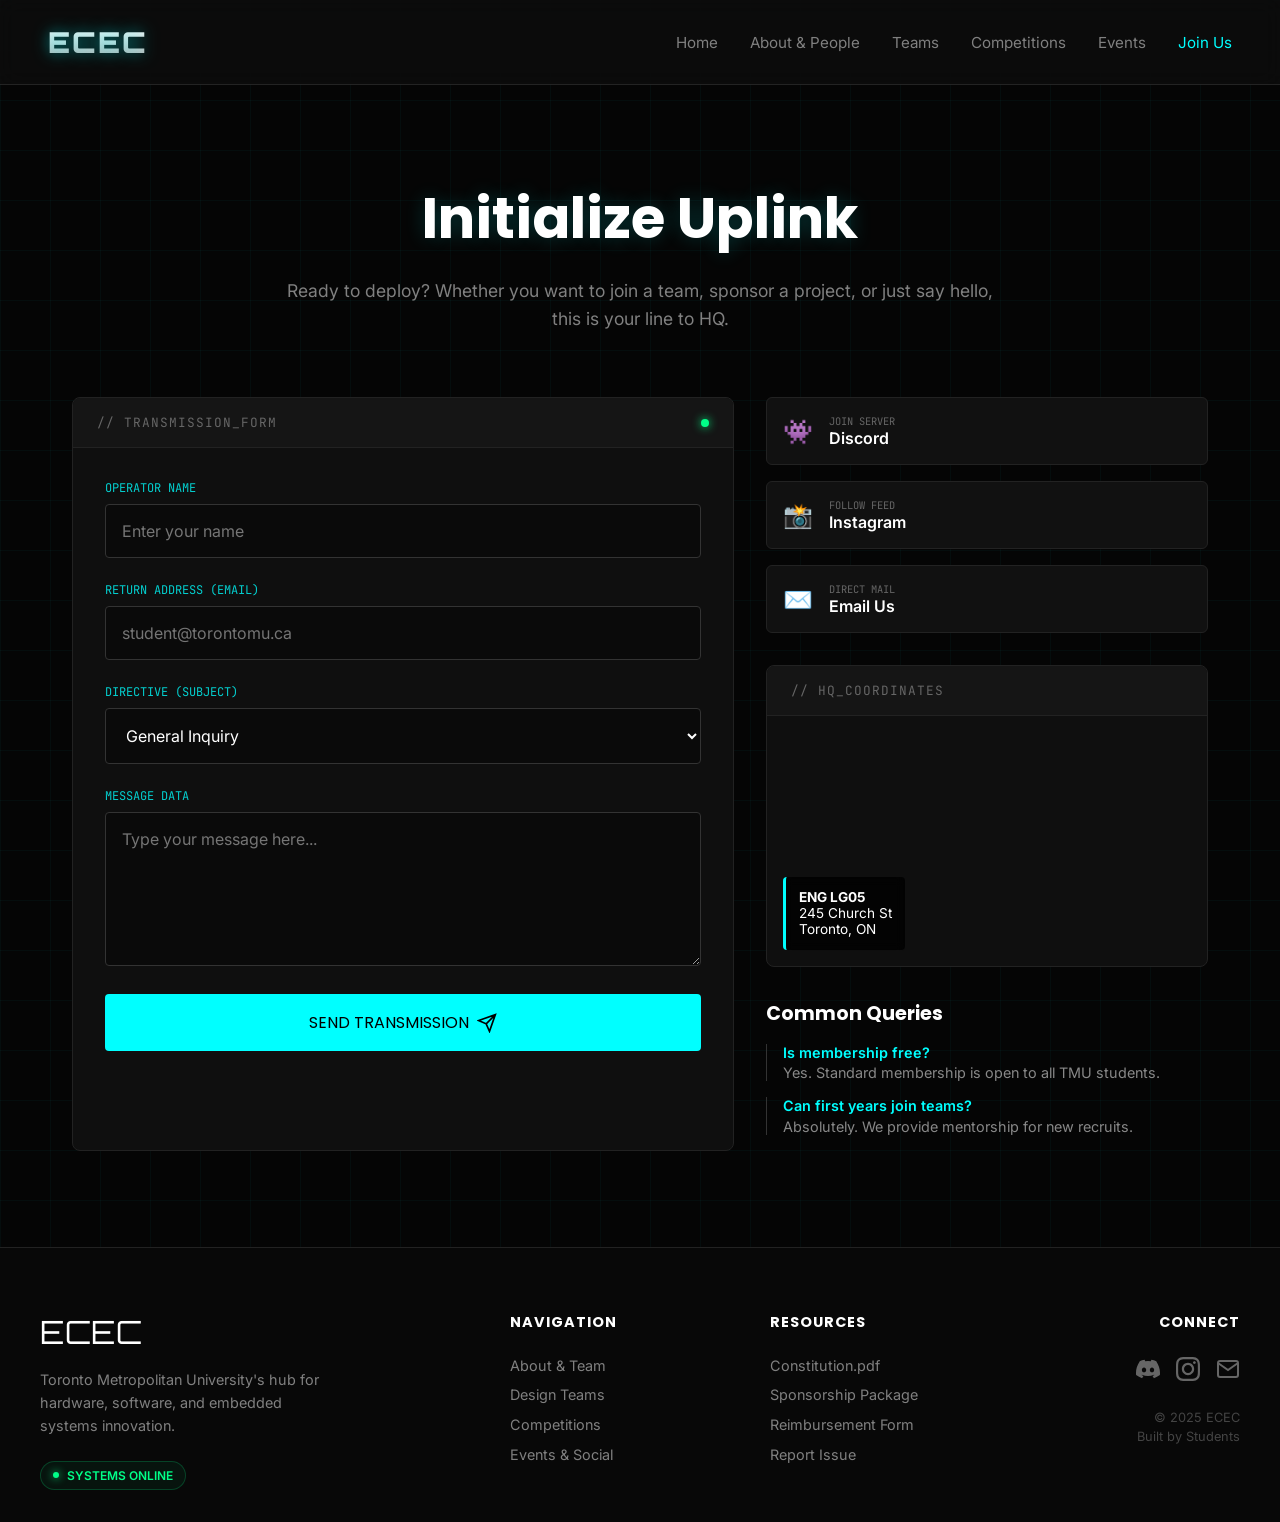
<file: contact.html>
<!DOCTYPE html>
<html lang="en">
<head>
    <meta charset="UTF-8">
    <meta name="viewport" content="width=device-width, initial-scale=1.0">
    <title>Contact Uplink - ECEC</title>
    
    <!-- Fonts -->
    <link rel="preconnect" href="https://fonts.googleapis.com">
    <link rel="preconnect" href="https://fonts.gstatic.com" crossorigin>
    <link href="https://fonts.googleapis.com/css2?family=Inter:wght@400;500;600&family=Poppins:wght@600;700;800&family=JetBrains+Mono:wght@400&display=swap" rel="stylesheet">
    <link href="https://fonts.googleapis.com/css2?family=Orbitron:wght@900&display=swap" rel="stylesheet">
    <link href="https://fonts.googleapis.com/css2?family=Orbitron:wght@900&display=swap" rel="stylesheet">
    <link rel="stylesheet" href="style.css">
    <link rel="stylesheet" href="contact.css">
</head>
<body>

    <!-- Navbar -->
    <nav class="navbar">
        <a href="index.html" class="nav-logo">ECEC</a>
        <div class="nav-links">
            <a href="index.html">Home</a>
            <a href="about.html">About & People</a>
            <a href="teams.html">Teams</a>
            <a href="competitions.html">Competitions</a>
            <a href="events.html">Events</a>
            <a href="contact.html" class="active">Join Us</a>
        </div>
        <div class="mobile-menu-btn">☰</div>
    </nav>

    <main class="contact-main">
        
        <!-- Hero -->
        <header class="contact-hero">
            <h1>Initialize Uplink</h1>
            <p>Ready to deploy? Whether you want to join a team, sponsor a project, or just say hello, this is your line to HQ.</p>
        </header>

        <div class="contact-grid">
            
            <!-- Left Column: The Terminal Form -->
            <section class="form-container">
                <div class="panel-header">
                    <span class="panel-title">// TRANSMISSION_FORM</span>
                    <div class="status-light"></div>
                </div>
                
                <form class="uplink-form">
                    <div class="input-group">
                        <label>OPERATOR NAME</label>
                        <input type="text" placeholder="Enter your name" required>
                    </div>
                    
                    <div class="input-group">
                        <label>RETURN ADDRESS (EMAIL)</label>
                        <input type="email" placeholder="student@torontomu.ca" required>
                    </div>
                    
                    <div class="input-group">
                        <label>DIRECTIVE (SUBJECT)</label>
                        <select>
                            <option>General Inquiry</option>
                            <option>Join a Team</option>
                            <option>Sponsorship Proposal</option>
                            <option>Report a Bug</option>
                        </select>
                    </div>
                    
                    <div class="input-group">
                        <label>MESSAGE DATA</label>
                        <textarea rows="6" placeholder="Type your message here..." required></textarea>
                    </div>

                    <button type="submit" class="submit-btn">
                        <span>SEND TRANSMISSION</span>
                        <svg width="20" height="20" viewBox="0 0 24 24" fill="none" stroke="currentColor" stroke-width="2"><path d="M22 2L11 13M22 2l-7 20-4-9-9-4 20-7z"></path></svg>
                    </button>
                </form>
            </section>

            <!-- Right Column: Info & Map -->
            <aside class="info-sidebar">
                
                <!-- Quick Actions -->
                <div class="social-matrix">
                    <a href="#" class="matrix-btn discord">
                        <span class="icon">👾</span>
                        <div class="text">
                            <span class="label">JOIN SERVER</span>
                            <span class="value">Discord</span>
                        </div>
                    </a>
                    <a href="#" class="matrix-btn instagram">
                        <span class="icon">📸</span>
                        <div class="text">
                            <span class="label">FOLLOW FEED</span>
                            <span class="value">Instagram</span>
                        </div>
                    </a>
                    <a href="#" class="matrix-btn email">
                        <span class="icon">✉️</span>
                        <div class="text">
                            <span class="label">DIRECT MAIL</span>
                            <span class="value">Email Us</span>
                        </div>
                    </a>
                </div>

                <!-- Location Block -->
                <div class="location-block">
                    <div class="panel-header">
                        <span class="panel-title">// HQ_COORDINATES</span>
                    </div>
                    <div class="map-wrapper">
                        <!-- Embedded Dark Mode Map (Filter applied in CSS) -->
                        <iframe 
                            src="https://www.google.com/maps/embed?pb=!1m18!1m12!1m3!1d2886.4357285145717!2d-79.37943642352123!3d43.65989525197825!2m3!1f0!2f0!3f0!3m2!1i1024!2i768!4f13.1!3m3!1m2!1s0x89d4cb35431c1395%3A0xe8413693fb57a021!2sGeorge%20Vari%20Engineering%20and%20Computing%20Centre!5e0!3m2!1sen!2sca!4v1708450000000!5m2!1sen!2sca" 
                            allowfullscreen="" loading="lazy">
                        </iframe>
                        <div class="location-overlay">
                            <p><strong>ENG LG05</strong><br>245 Church St<br>Toronto, ON</p>
                        </div>
                    </div>
                </div>

                <!-- FAQ Mini -->
                <div class="faq-mini">
                    <h3>Common Queries</h3>
                    <div class="faq-item">
                        <p class="q">Is membership free?</p>
                        <p class="a">Yes. Standard membership is open to all TMU students.</p>
                    </div>
                    <div class="faq-item">
                        <p class="q">Can first years join teams?</p>
                        <p class="a">Absolutely. We provide mentorship for new recruits.</p>
                    </div>
                </div>

            </aside>
        </div>
    </main>

        <!-- System Footer -->
    <footer class="sys-footer">
        <div class="footer-grid">
            
            <!-- Col 1: Brand -->
            <div class="footer-col brand-col">
                <a href="index.html" class="footer-logo">ECEC</a>
                <p class="footer-desc">
                    Toronto Metropolitan University's hub for hardware, software, and embedded systems innovation.
                </p>
                <div class="status-badge">
                    <span class="dot"></span> SYSTEMS ONLINE
                </div>
            </div>

            <!-- Col 2: Navigation -->
            <div class="footer-col">
                <h4>NAVIGATION</h4>
                <ul class="footer-links">
                    <li><a href="about.html">About & Team</a></li>
                    <li><a href="teams.html">Design Teams</a></li>
                    <li><a href="competitions.html">Competitions</a></li>
                    <li><a href="events.html">Events & Social</a></li>
                </ul>
            </div>

            <!-- Col 3: Resources -->
            <div class="footer-col">
                <h4>RESOURCES</h4>
                <ul class="footer-links">
                    <li><a href="#">Constitution.pdf</a></li>
                    <li><a href="#">Sponsorship Package</a></li>
                    <li><a href="#">Reimbursement Form</a></li>
                    <li><a href="contact.html">Report Issue</a></li>
                </ul>
            </div>

            <!-- Col 4: Connect -->
            <div class="footer-col">
                <h4>CONNECT</h4>
                <div class="social-icons">
                    <a href="#" aria-label="Discord">
                        <svg width="24" height="24" viewBox="0 0 24 24" fill="currentColor"><path d="M20.317 4.37a19.791 19.791 0 0 0-4.885-1.515.074.074 0 0 0-.079.037c-.21.375-.444.864-.608 1.25a18.27 18.27 0 0 0-5.487 0 12.64 12.64 0 0 0-.617-1.25.077.077 0 0 0-.079-.037A19.736 19.736 0 0 0 3.677 4.37a.07.07 0 0 0-.032.027C.533 9.046-.32 13.58.099 18.057a.082.082 0 0 0 .031.057 19.9 19.9 0 0 0 5.993 3.03.078.078 0 0 0 .084-.028 14.09 14.09 0 0 0 1.226-1.994.076.076 0 0 0-.041-.106 13.107 13.107 0 0 1-1.872-.892.077.077 0 0 1-.008-.128 10.2 10.2 0 0 0 .372-.292.074.074 0 0 1 .077-.01c3.928 1.793 8.18 1.793 12.062 0a.074.074 0 0 1 .078.01c.12.098.246.198.373.292a.077.077 0 0 1-.006.127 12.299 12.299 0 0 1-1.873.892.077.077 0 0 0-.041.107c.36.698.772 1.362 1.225 1.993a.076.076 0 0 0 .084.028 19.839 19.839 0 0 0 6.002-3.03.077.077 0 0 0 .032-.054c.5-5.177-.838-9.674-3.549-13.66a.061.061 0 0 0-.031-.03zM8.02 15.33c-1.183 0-2.157-1.085-2.157-2.419 0-1.333.956-2.419 2.157-2.419 1.21 0 2.176 1.096 2.157 2.42 0 1.333-.956 2.418-2.157 2.418zm7.975 0c-1.183 0-2.157-1.085-2.157-2.419 0-1.333.955-2.419 2.157-2.419 1.21 0 2.176 1.096 2.157 2.42 0 1.333-.946 2.418-2.157 2.418z"/></svg>
                    </a>
                    <a href="#" aria-label="Instagram">
                        <svg width="24" height="24" viewBox="0 0 24 24" fill="currentColor"><path d="M12 2.163c3.204 0 3.584.012 4.85.07 3.252.148 4.771 1.691 4.919 4.919.058 1.265.069 1.645.069 4.849 0 3.205-.012 3.584-.069 4.849-.149 3.225-1.664 4.771-4.919 4.919-1.266.058-1.644.07-4.85.07-3.204 0-3.584-.012-4.849-.07-3.26-.149-4.771-1.699-4.919-4.92-.058-1.265-.07-1.644-.07-4.849 0-3.204.013-3.583.07-4.849.149-3.227 1.664-4.771 4.919-4.919 1.266-.057 1.645-.069 4.849-.069zm0-2.163c-3.259 0-3.667.014-4.947.072-4.358.2-6.78 2.618-6.98 6.98-.059 1.281-.073 1.689-.073 4.948 0 3.259.014 3.668.072 4.948.2 4.358 2.618 6.78 6.98 6.98 1.281.058 1.689.072 4.948.072 3.259 0 3.668-.014 4.948-.072 4.354-.2 6.782-2.618 6.979-6.98.059-1.28.073-1.689.073-4.948 0-3.259-.014-3.667-.072-4.947-.196-4.354-2.617-6.78-6.979-6.98-1.281-.059-1.69-.073-4.949-.073zm0 5.838c-3.403 0-6.162 2.759-6.162 6.162s2.759 6.163 6.162 6.163 6.162-2.759 6.162-6.163c0-3.403-2.759-6.162-6.162-6.162zm0 10.162c-2.209 0-4-1.79-4-4 0-2.209 1.791-4 4-4s4 1.791 4 4c0 2.21-1.791 4-4 4zm6.406-11.845c-.796 0-1.441.645-1.441 1.44s.645 1.44 1.441 1.44c.795 0 1.439-.645 1.439-1.44s-.644-1.44-1.439-1.44z"/></svg>
                    </a>
                    <a href="#" aria-label="Email">
                        <svg width="24" height="24" viewBox="0 0 24 24" fill="none" stroke="currentColor" stroke-width="2"><path d="M4 4h16c1.1 0 2 .9 2 2v12c0 1.1-.9 2-2 2H4c-1.1 0-2-.9-2-2V6c0-1.1.9-2 2-2z"></path><polyline points="22,6 12,13 2,6"></polyline></svg>
                    </a>
                </div>
                <p class="copyright">&copy; 2025 ECEC<br>Built by Students</p>
            </div>
            
        </div>
    </footer>

    <script src="script.js"></script>
</body>
</html>
</file>
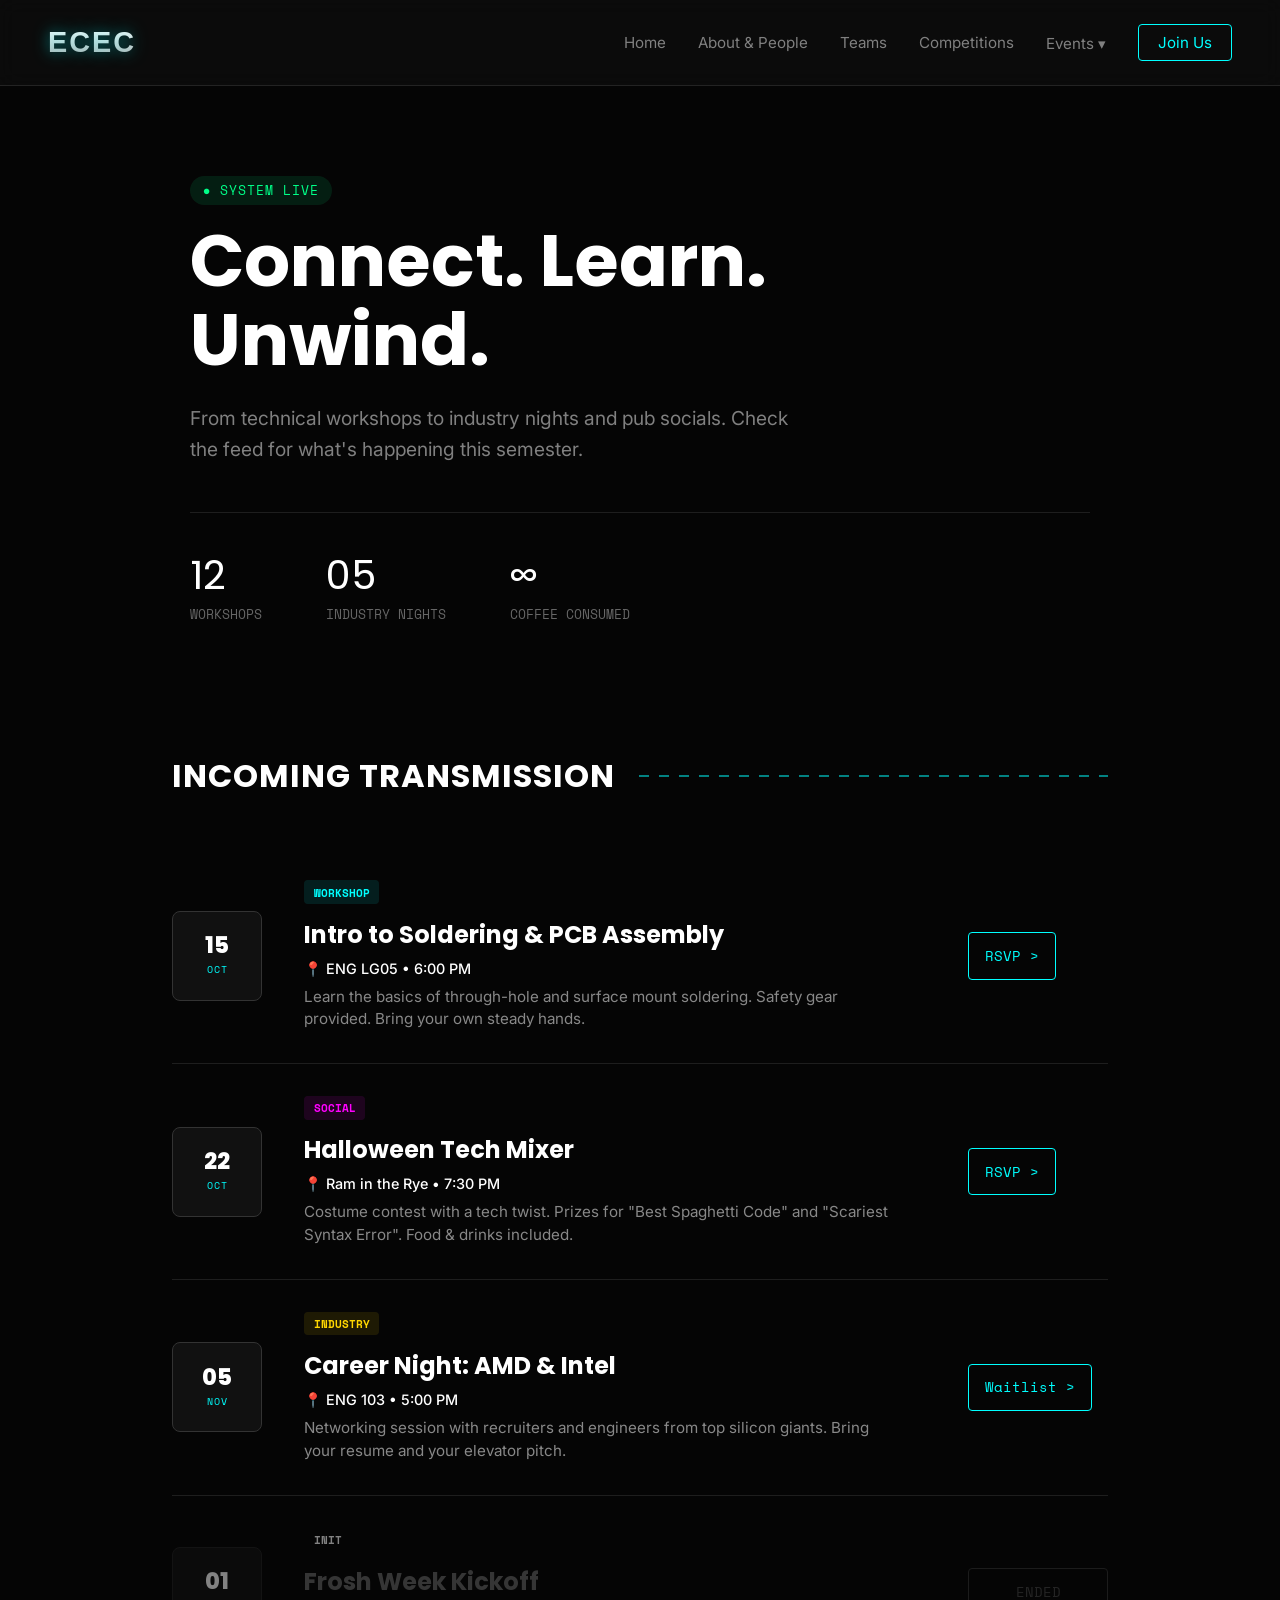
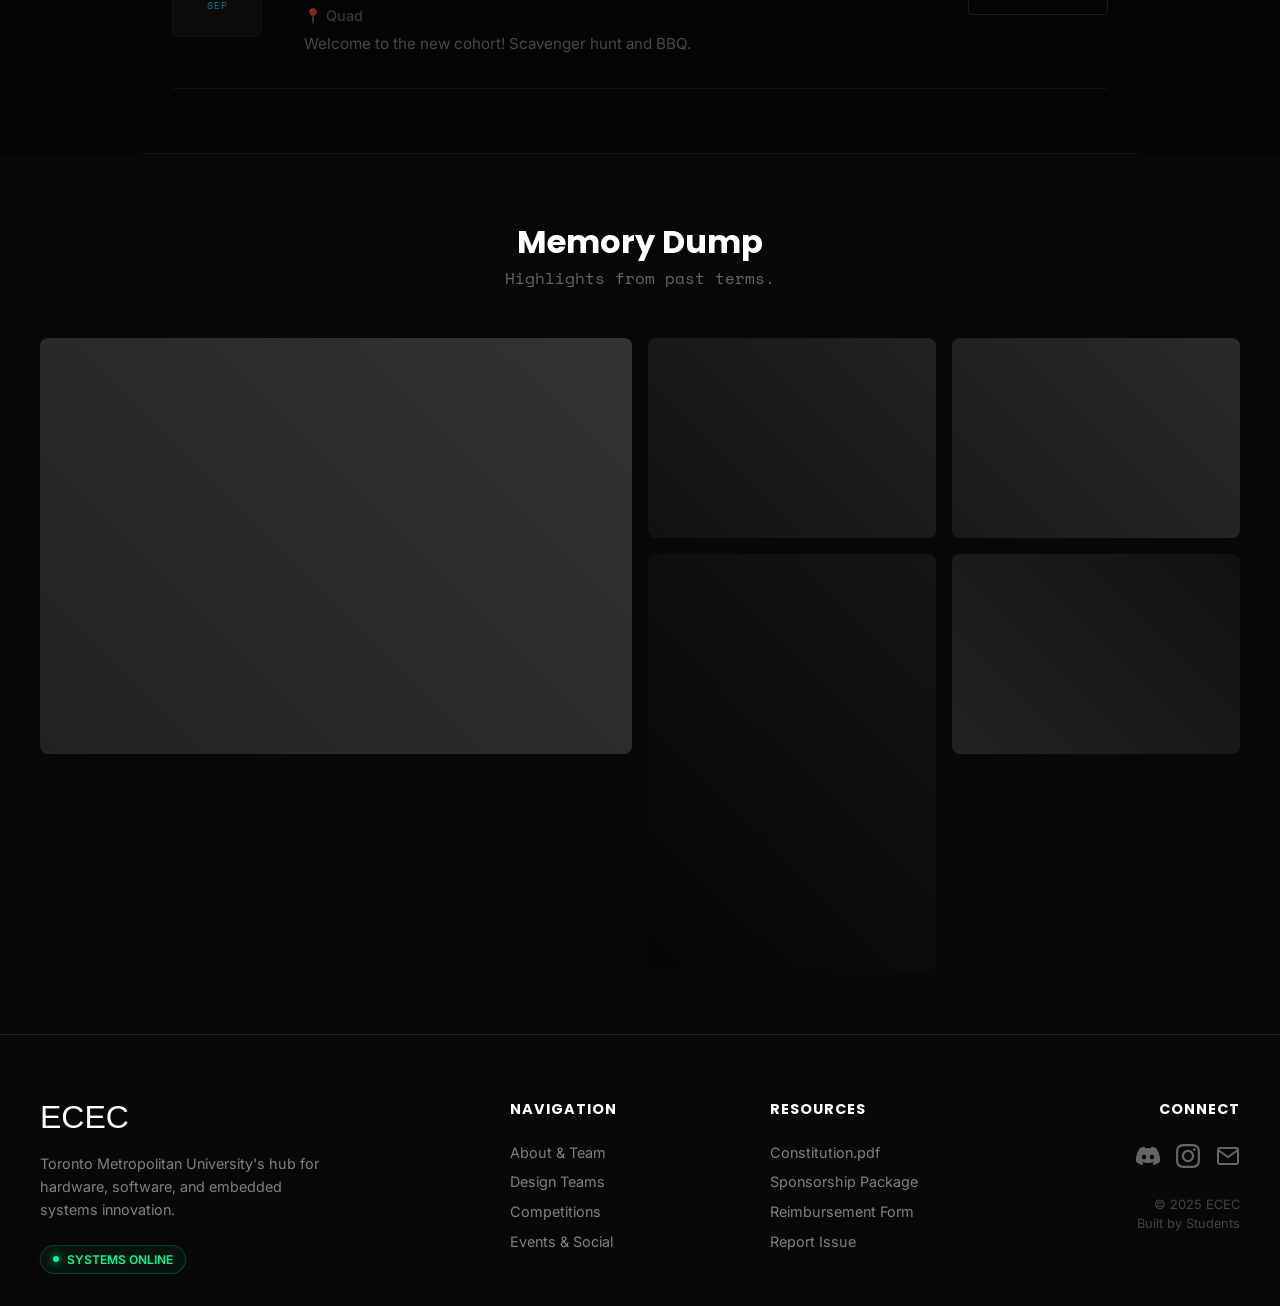
<file: events.html>
<!DOCTYPE html>
<html lang="en">
<head>
    <meta charset="UTF-8">
    <meta name="viewport" content="width=device-width, initial-scale=1.0">
    <title>Events & Social - ECEC</title>
    
    <!-- Fonts -->
    <link rel="preconnect" href="https://fonts.googleapis.com">
    <link rel="preconnect" href="https://fonts.gstatic.com" crossorigin>
    <link href="https://fonts.googleapis.com/css2?family=Inter:wght@400;500;600&family=Poppins:wght@600;700;800&family=Space+Mono:wght@400;700&display=swap" rel="stylesheet">
    
    <link rel="stylesheet" href="style.css">
    <link rel="stylesheet" href="events.css">
</head>
<body>

    <!-- Navbar -->
    <nav class="navbar">
        <a href="index.html" class="nav-logo">ECEC</a>
        
        <div class="nav-links">
            <a href="index.html">Home</a>
            <a href="about.html">About & People</a>
            <a href="teams.html">Teams</a>
            <a href="competitions.html">Competitions</a>
            
            <div class="nav-dropdown">
                <a href="events.html" class="dropdown-trigger">Events ▾</a>
                <div class="dropdown-content">
                    <a href="weekly.html">Weekly Syncs</a>
                    <a href="events.html#upcoming">Live Feed</a>
                </div>
            </div>
            
            <a href="contact.html" class="cta-link">Join Us</a>
        </div>

        <div class="mobile-menu-btn">☰</div>
    </nav>

    <main>
        <!-- Hero: The Terminal -->
        <header class="events-hero">
            <div class="hero-content">
                <span class="status-live">● SYSTEM LIVE</span>
                <h1>Connect. Learn.<br>Unwind.</h1>
                <p>From technical workshops to industry nights and pub socials. Check the feed for what's happening this semester.</p>
                <div class="hero-stats">
                    <div class="stat">
                        <span class="num">12</span>
                        <span class="label">Workshops</span>
                    </div>
                    <div class="stat">
                        <span class="num">05</span>
                        <span class="label">Industry Nights</span>
                    </div>
                    <div class="stat">
                        <span class="num">∞</span>
                        <span class="label">Coffee Consumed</span>
                    </div>
                </div>
            </div>
        </header>

        <!-- Upcoming Events List -->
        <section class="events-list-section">
            <div class="section-title">
                <h2>Incoming Transmission</h2>
                <div class="glitch-line"></div>
            </div>

            <div class="events-container">
                
                <!-- Event Item 1 -->
                <div class="event-row">
                    <div class="event-date">
                        <span class="day">15</span>
                        <span class="month">OCT</span>
                    </div>
                    <div class="event-details">
                        <div class="event-badge workshop">WORKSHOP</div>
                        <h3>Intro to Soldering & PCB Assembly</h3>
                        <p class="location">📍 ENG LG05 • 6:00 PM</p>
                        <p class="desc">Learn the basics of through-hole and surface mount soldering. Safety gear provided. Bring your own steady hands.</p>
                    </div>
                    <div class="event-action">
                        <a href="#" class="rsvp-btn">RSVP ></a>
                    </div>
                </div>

                <!-- Event Item 2 -->
                <div class="event-row">
                    <div class="event-date">
                        <span class="day">22</span>
                        <span class="month">OCT</span>
                    </div>
                    <div class="event-details">
                        <div class="event-badge social">SOCIAL</div>
                        <h3>Halloween Tech Mixer</h3>
                        <p class="location">📍 Ram in the Rye • 7:30 PM</p>
                        <p class="desc">Costume contest with a tech twist. Prizes for "Best Spaghetti Code" and "Scariest Syntax Error". Food & drinks included.</p>
                    </div>
                    <div class="event-action">
                        <a href="#" class="rsvp-btn">RSVP ></a>
                    </div>
                </div>

                <!-- Event Item 3 -->
                <div class="event-row">
                    <div class="event-date">
                        <span class="day">05</span>
                        <span class="month">NOV</span>
                    </div>
                    <div class="event-details">
                        <div class="event-badge industry">INDUSTRY</div>
                        <h3>Career Night: AMD & Intel</h3>
                        <p class="location">📍 ENG 103 • 5:00 PM</p>
                        <p class="desc">Networking session with recruiters and engineers from top silicon giants. Bring your resume and your elevator pitch.</p>
                    </div>
                    <div class="event-action">
                        <a href="#" class="rsvp-btn">Waitlist ></a>
                    </div>
                </div>

                <!-- Event Item 4 -->
                <div class="event-row past-event">
                    <div class="event-date">
                        <span class="day">01</span>
                        <span class="month">SEP</span>
                    </div>
                    <div class="event-details">
                        <div class="event-badge">INIT</div>
                        <h3>Frosh Week Kickoff</h3>
                        <p class="location">📍 Quad</p>
                        <p class="desc">Welcome to the new cohort! Scavenger hunt and BBQ.</p>
                    </div>
                    <div class="event-action">
                        <span class="ended">ENDED</span>
                    </div>
                </div>

            </div>
        </section>

        <!-- Gallery Section -->
        <section class="gallery-section">
            <div class="gallery-header">
                <h2>Memory Dump</h2>
                <p>Highlights from past terms.</p>
            </div>
            
            <div class="gallery-grid">
                <!-- Using placeholder colored divs to simulate images -->
                <div class="gallery-item large" style="background: linear-gradient(45deg, #222, #333);">
                    <div class="caption">Hackathon 2024 Winners</div>
                </div>
                <div class="gallery-item" style="background: linear-gradient(45deg, #111, #222);">
                    <div class="caption">Lab Late Night</div>
                </div>
                <div class="gallery-item" style="background: linear-gradient(45deg, #1a1a1a, #2a2a2a);">
                    <div class="caption">Soldering Workshop</div>
                </div>
                <div class="gallery-item tall" style="background: linear-gradient(45deg, #050505, #151515);">
                    <div class="caption">Industry Mixer</div>
                </div>
                <div class="gallery-item" style="background: linear-gradient(45deg, #222, #111);">
                    <div class="caption">SumoBot Finals</div>
                </div>
            </div>
        </section>

    </main>

        <!-- System Footer -->
    <footer class="sys-footer">
        <div class="footer-grid">
            
            <!-- Col 1: Brand -->
            <div class="footer-col brand-col">
                <a href="index.html" class="footer-logo">ECEC</a>
                <p class="footer-desc">
                    Toronto Metropolitan University's hub for hardware, software, and embedded systems innovation.
                </p>
                <div class="status-badge">
                    <span class="dot"></span> SYSTEMS ONLINE
                </div>
            </div>

            <!-- Col 2: Navigation -->
            <div class="footer-col">
                <h4>NAVIGATION</h4>
                <ul class="footer-links">
                    <li><a href="about.html">About & Team</a></li>
                    <li><a href="teams.html">Design Teams</a></li>
                    <li><a href="competitions.html">Competitions</a></li>
                    <li><a href="events.html">Events & Social</a></li>
                </ul>
            </div>

            <!-- Col 3: Resources -->
            <div class="footer-col">
                <h4>RESOURCES</h4>
                <ul class="footer-links">
                    <li><a href="#">Constitution.pdf</a></li>
                    <li><a href="#">Sponsorship Package</a></li>
                    <li><a href="#">Reimbursement Form</a></li>
                    <li><a href="contact.html">Report Issue</a></li>
                </ul>
            </div>

            <!-- Col 4: Connect -->
            <div class="footer-col">
                <h4>CONNECT</h4>
                <div class="social-icons">
                    <a href="#" aria-label="Discord">
                        <svg width="24" height="24" viewBox="0 0 24 24" fill="currentColor"><path d="M20.317 4.37a19.791 19.791 0 0 0-4.885-1.515.074.074 0 0 0-.079.037c-.21.375-.444.864-.608 1.25a18.27 18.27 0 0 0-5.487 0 12.64 12.64 0 0 0-.617-1.25.077.077 0 0 0-.079-.037A19.736 19.736 0 0 0 3.677 4.37a.07.07 0 0 0-.032.027C.533 9.046-.32 13.58.099 18.057a.082.082 0 0 0 .031.057 19.9 19.9 0 0 0 5.993 3.03.078.078 0 0 0 .084-.028 14.09 14.09 0 0 0 1.226-1.994.076.076 0 0 0-.041-.106 13.107 13.107 0 0 1-1.872-.892.077.077 0 0 1-.008-.128 10.2 10.2 0 0 0 .372-.292.074.074 0 0 1 .077-.01c3.928 1.793 8.18 1.793 12.062 0a.074.074 0 0 1 .078.01c.12.098.246.198.373.292a.077.077 0 0 1-.006.127 12.299 12.299 0 0 1-1.873.892.077.077 0 0 0-.041.107c.36.698.772 1.362 1.225 1.993a.076.076 0 0 0 .084.028 19.839 19.839 0 0 0 6.002-3.03.077.077 0 0 0 .032-.054c.5-5.177-.838-9.674-3.549-13.66a.061.061 0 0 0-.031-.03zM8.02 15.33c-1.183 0-2.157-1.085-2.157-2.419 0-1.333.956-2.419 2.157-2.419 1.21 0 2.176 1.096 2.157 2.42 0 1.333-.956 2.418-2.157 2.418zm7.975 0c-1.183 0-2.157-1.085-2.157-2.419 0-1.333.955-2.419 2.157-2.419 1.21 0 2.176 1.096 2.157 2.42 0 1.333-.946 2.418-2.157 2.418z"/></svg>
                    </a>
                    <a href="#" aria-label="Instagram">
                        <svg width="24" height="24" viewBox="0 0 24 24" fill="currentColor"><path d="M12 2.163c3.204 0 3.584.012 4.85.07 3.252.148 4.771 1.691 4.919 4.919.058 1.265.069 1.645.069 4.849 0 3.205-.012 3.584-.069 4.849-.149 3.225-1.664 4.771-4.919 4.919-1.266.058-1.644.07-4.85.07-3.204 0-3.584-.012-4.849-.07-3.26-.149-4.771-1.699-4.919-4.92-.058-1.265-.07-1.644-.07-4.849 0-3.204.013-3.583.07-4.849.149-3.227 1.664-4.771 4.919-4.919 1.266-.057 1.645-.069 4.849-.069zm0-2.163c-3.259 0-3.667.014-4.947.072-4.358.2-6.78 2.618-6.98 6.98-.059 1.281-.073 1.689-.073 4.948 0 3.259.014 3.668.072 4.948.2 4.358 2.618 6.78 6.98 6.98 1.281.058 1.689.072 4.948.072 3.259 0 3.668-.014 4.948-.072 4.354-.2 6.782-2.618 6.979-6.98.059-1.28.073-1.689.073-4.948 0-3.259-.014-3.667-.072-4.947-.196-4.354-2.617-6.78-6.979-6.98-1.281-.059-1.69-.073-4.949-.073zm0 5.838c-3.403 0-6.162 2.759-6.162 6.162s2.759 6.163 6.162 6.163 6.162-2.759 6.162-6.163c0-3.403-2.759-6.162-6.162-6.162zm0 10.162c-2.209 0-4-1.79-4-4 0-2.209 1.791-4 4-4s4 1.791 4 4c0 2.21-1.791 4-4 4zm6.406-11.845c-.796 0-1.441.645-1.441 1.44s.645 1.44 1.441 1.44c.795 0 1.439-.645 1.439-1.44s-.644-1.44-1.439-1.44z"/></svg>
                    </a>
                    <a href="#" aria-label="Email">
                        <svg width="24" height="24" viewBox="0 0 24 24" fill="none" stroke="currentColor" stroke-width="2"><path d="M4 4h16c1.1 0 2 .9 2 2v12c0 1.1-.9 2-2 2H4c-1.1 0-2-.9-2-2V6c0-1.1.9-2 2-2z"></path><polyline points="22,6 12,13 2,6"></polyline></svg>
                    </a>
                </div>
                <p class="copyright">&copy; 2025 ECEC<br>Built by Students</p>
            </div>
            
        </div>
    </footer>

    <script src="script.js"></script>
</body>
</html>
</file>
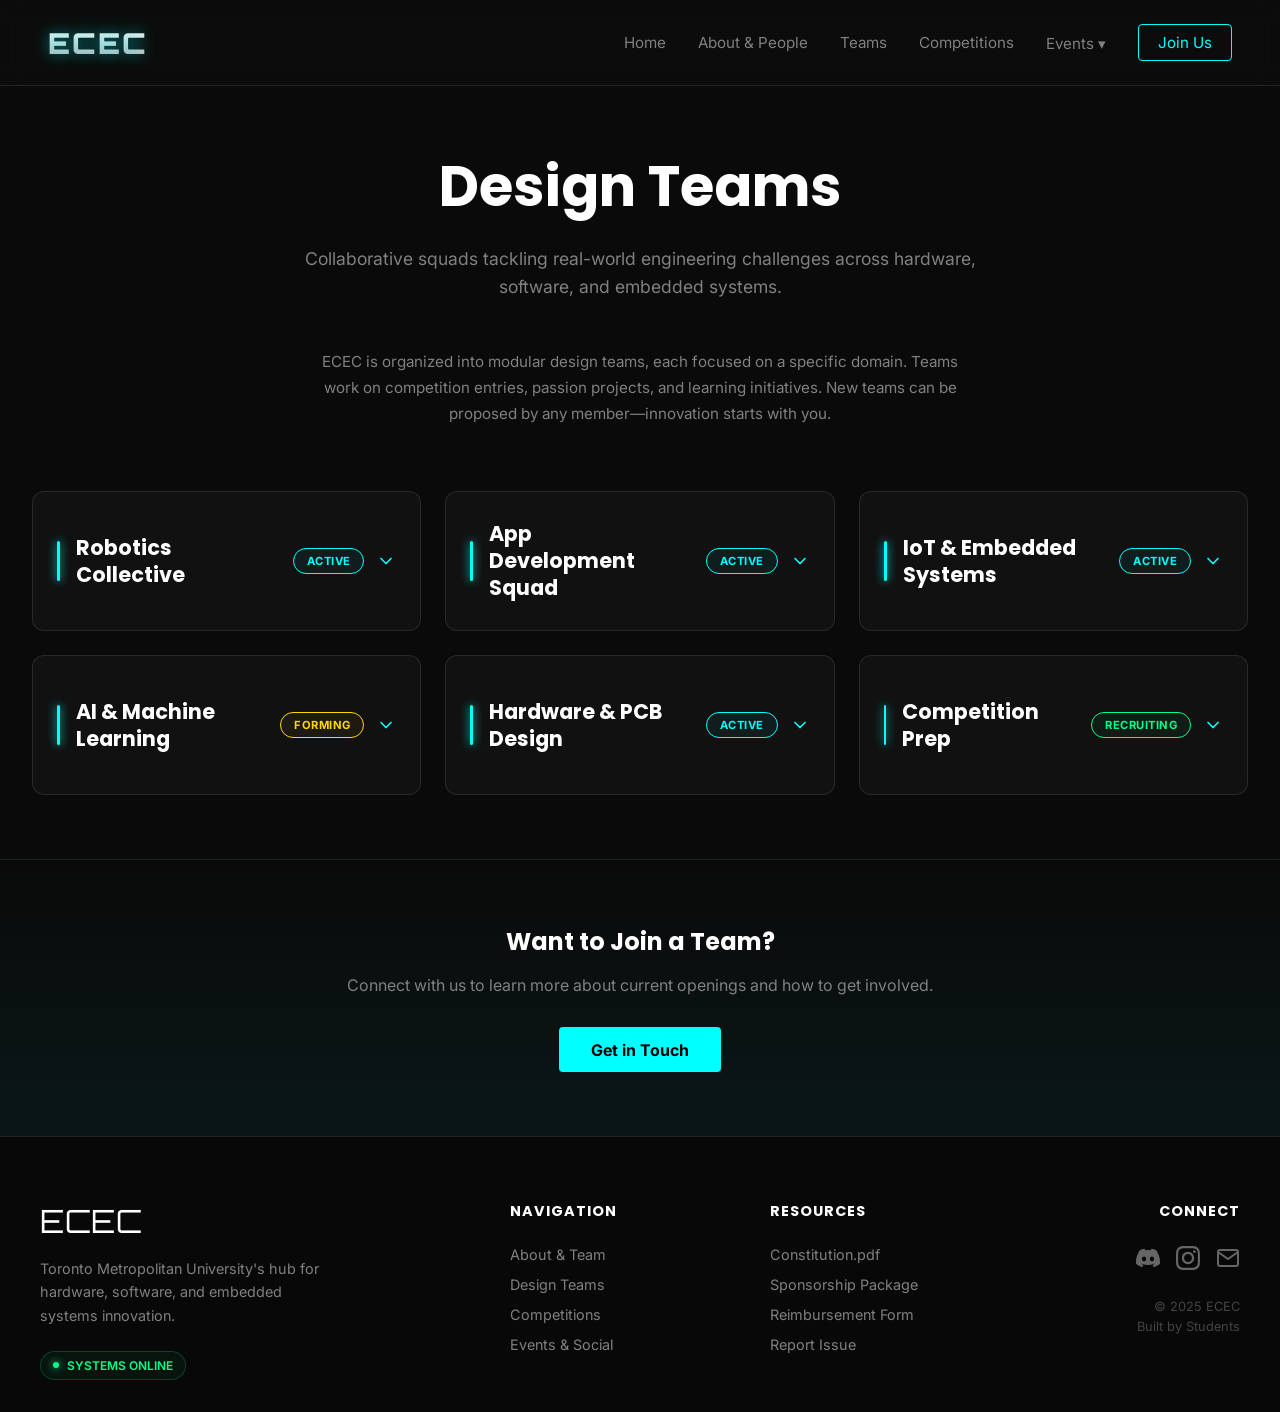
<file: teams.html>
<!DOCTYPE html>
<html lang="en">
<head>
    <meta charset="UTF-8">
    <meta name="viewport" content="width=device-width, initial-scale=1.0">
    <title>Teams - ECEC</title>
    
    <!-- Fonts -->
    <link rel="preconnect" href="https://fonts.googleapis.com">
    <link rel="preconnect" href="https://fonts.gstatic.com" crossorigin>
    <link href="https://fonts.googleapis.com/css2?family=Inter:wght@400;500;600&family=Poppins:wght@600;700;800&display=swap" rel="stylesheet">
    <link href="https://fonts.googleapis.com/css2?family=Orbitron:wght@900&display=swap" rel="stylesheet">
    <link rel="stylesheet" href="style.css">
    <link rel="stylesheet" href="teams.css">
</head>
<body>

    <!-- Navbar -->
    <nav class="navbar">
        <a href="index.html" class="nav-logo">ECEC</a>
        
        <div class="nav-links">
            <a href="index.html">Home</a>
            <a href="about.html">About & People</a>
            <a href="teams.html">Teams</a>
            <a href="competitions.html">Competitions</a>
            
            <div class="nav-dropdown">
                <a href="events.html" class="dropdown-trigger">Events ▾</a>
                <div class="dropdown-content">
                    <a href="weekly.html">Weekly Syncs</a>
                    <a href="events.html#upcoming">Live Feed</a>
                </div>
            </div>
            
            <a href="contact.html" class="cta-link">Join Us</a>
        </div>

        <div class="mobile-menu-btn">☰</div>
    </nav>

    <main class="teams-main">
        <!-- Hero -->
        <section class="teams-hero">
            <h1>Design Teams</h1>
            <p>Collaborative squads tackling real-world engineering challenges across hardware, software, and embedded systems.</p>
        </section>

        <!-- Intro -->
        <section class="teams-intro">
            <p>ECEC is organized into modular design teams, each focused on a specific domain. Teams work on competition entries, passion projects, and learning initiatives. New teams can be proposed by any member—innovation starts with you.</p>
        </section>

        <!-- Grid Section -->
        <section class="teams-grid-section">
            <div class="teams-grid">
                
                <!-- Card 1: Robotics -->
                <div class="team-card" onclick="toggleTeam(this)">
                    <div class="card-header">
                        <div class="header-left">
                            <div class="accent-bar"></div>
                            <h3>Robotics Collective</h3>
                        </div>
                        <div class="header-right">
                            <span class="status-chip active">Active</span>
                            <!-- SVG Chevron -->
                            <svg class="chevron" width="20" height="20" viewBox="0 0 24 24" fill="none" stroke="currentColor" stroke-width="2" stroke-linecap="round" stroke-linejoin="round">
                                <polyline points="6 9 12 15 18 9"></polyline>
                            </svg>
                        </div>
                    </div>
                    <div class="card-content">
                        <div class="inner-content">
                            <div class="info-block">
                                <h4>Mission</h4>
                                <p>Design and build autonomous robotic systems for inter-club competitions and research applications.</p>
                            </div>
                            <div class="info-block">
                                <h4>Current Project</h4>
                                <p>Autonomous line-following robot with obstacle avoidance for the 2025 TMU Robotics Challenge.</p>
                            </div>
                            <div class="info-block">
                                <h4>Focus Areas</h4>
                                <ul class="focus-list">
                                    <li>Mechanical Design</li><li>Control Systems</li><li>Computer Vision</li><li>Embedded Firmware</li>
                                </ul>
                            </div>
                        </div>
                    </div>
                </div>

                <!-- Card 2: App Dev -->
                <div class="team-card" onclick="toggleTeam(this)">
                    <div class="card-header">
                        <div class="header-left">
                            <div class="accent-bar"></div>
                            <h3>App Development Squad</h3>
                        </div>
                        <div class="header-right">
                            <span class="status-chip active">Active</span>
                            <svg class="chevron" width="20" height="20" viewBox="0 0 24 24" fill="none" stroke="currentColor" stroke-width="2" stroke-linecap="round" stroke-linejoin="round">
                                <polyline points="6 9 12 15 18 9"></polyline>
                            </svg>
                        </div>
                    </div>
                    <div class="card-content">
                        <div class="inner-content">
                            <div class="info-block">
                                <h4>Mission</h4>
                                <p>Create mobile and web applications that solve real problems for students and the engineering community.</p>
                            </div>
                            <div class="info-block">
                                <h4>Current Project</h4>
                                <p>Campus navigation app with AR wayfinding and real-time event notifications.</p>
                            </div>
                            <div class="info-block">
                                <h4>Focus Areas</h4>
                                <ul class="focus-list">
                                    <li>React Native</li><li>Flutter</li><li>Backend APIs</li><li>UI/UX Design</li>
                                </ul>
                            </div>
                        </div>
                    </div>
                </div>

                <!-- Card 3: IoT -->
                <div class="team-card" onclick="toggleTeam(this)">
                    <div class="card-header">
                        <div class="header-left">
                            <div class="accent-bar"></div>
                            <h3>IoT & Embedded Systems</h3>
                        </div>
                        <div class="header-right">
                            <span class="status-chip active">Active</span>
                            <svg class="chevron" width="20" height="20" viewBox="0 0 24 24" fill="none" stroke="currentColor" stroke-width="2" stroke-linecap="round" stroke-linejoin="round">
                                <polyline points="6 9 12 15 18 9"></polyline>
                            </svg>
                        </div>
                    </div>
                    <div class="card-content">
                        <div class="inner-content">
                            <div class="info-block">
                                <h4>Mission</h4>
                                <p>Prototype connected devices and low-power embedded solutions for smart systems.</p>
                            </div>
                            <div class="info-block">
                                <h4>Current Project</h4>
                                <p>Environmental monitoring sensor network with LoRaWAN communication for campus deployment.</p>
                            </div>
                            <div class="info-block">
                                <h4>Focus Areas</h4>
                                <ul class="focus-list">
                                    <li>ESP32/Arduino</li><li>Wireless Protocols</li><li>PCB Design</li><li>Power Management</li>
                                </ul>
                            </div>
                        </div>
                    </div>
                </div>

                <!-- Card 4: AI -->
                <div class="team-card" onclick="toggleTeam(this)">
                    <div class="card-header">
                        <div class="header-left">
                            <div class="accent-bar"></div>
                            <h3>AI & Machine Learning</h3>
                        </div>
                        <div class="header-right">
                            <span class="status-chip forming">Forming</span>
                            <svg class="chevron" width="20" height="20" viewBox="0 0 24 24" fill="none" stroke="currentColor" stroke-width="2" stroke-linecap="round" stroke-linejoin="round">
                                <polyline points="6 9 12 15 18 9"></polyline>
                            </svg>
                        </div>
                    </div>
                    <div class="card-content">
                        <div class="inner-content">
                            <div class="info-block">
                                <h4>Mission</h4>
                                <p>Apply machine learning and computer vision to solve engineering and social challenges.</p>
                            </div>
                            <div class="info-block">
                                <h4>Current Project</h4>
                                <p>Gesture-controlled interface for assistive technology applications.</p>
                            </div>
                            <div class="info-block">
                                <h4>Focus Areas</h4>
                                <ul class="focus-list">
                                    <li>TensorFlow</li><li>OpenCV</li><li>Model Training</li><li>Edge Deployment</li>
                                </ul>
                            </div>
                        </div>
                    </div>
                </div>

                <!-- Card 5: Hardware -->
                <div class="team-card" onclick="toggleTeam(this)">
                    <div class="card-header">
                        <div class="header-left">
                            <div class="accent-bar"></div>
                            <h3>Hardware & PCB Design</h3>
                        </div>
                        <div class="header-right">
                            <span class="status-chip active">Active</span>
                            <svg class="chevron" width="20" height="20" viewBox="0 0 24 24" fill="none" stroke="currentColor" stroke-width="2" stroke-linecap="round" stroke-linejoin="round">
                                <polyline points="6 9 12 15 18 9"></polyline>
                            </svg>
                        </div>
                    </div>
                    <div class="card-content">
                        <div class="inner-content">
                            <div class="info-block">
                                <h4>Mission</h4>
                                <p>Design custom circuit boards and electronic systems from concept to prototype.</p>
                            </div>
                            <div class="info-block">
                                <h4>Current Project</h4>
                                <p>Multi-layer PCB for a drone flight controller with integrated telemetry.</p>
                            </div>
                            <div class="info-block">
                                <h4>Focus Areas</h4>
                                <ul class="focus-list">
                                    <li>Altium/KiCAD</li><li>Circuit Analysis</li><li>Soldering</li><li>Testing & Validation</li>
                                </ul>
                            </div>
                        </div>
                    </div>
                </div>

                <!-- Card 6: Competition Prep -->
                <div class="team-card" onclick="toggleTeam(this)">
                    <div class="card-header">
                        <div class="header-left">
                            <div class="accent-bar"></div>
                            <h3>Competition Prep</h3>
                        </div>
                        <div class="header-right">
                            <span class="status-chip recruiting">Recruiting</span>
                            <svg class="chevron" width="20" height="20" viewBox="0 0 24 24" fill="none" stroke="currentColor" stroke-width="2" stroke-linecap="round" stroke-linejoin="round">
                                <polyline points="6 9 12 15 18 9"></polyline>
                            </svg>
                        </div>
                    </div>
                    <div class="card-content">
                        <div class="inner-content">
                            <div class="info-block">
                                <h4>Mission</h4>
                                <p>Coordinate entries for design competitions and hackathons, providing support across all technical domains.</p>
                            </div>
                            <div class="info-block">
                                <h4>Current Project</h4>
                                <p>Preparing for the 2025 IEEE Hardware Competition and CAN-Satellite Design Challenge.</p>
                            </div>
                            <div class="info-block">
                                <h4>Focus Areas</h4>
                                <ul class="focus-list">
                                    <li>Project Mgmt</li><li>Documentation</li><li>Presentation Skills</li><li>Coordination</li>
                                </ul>
                            </div>
                        </div>
                    </div>
                </div>

            </div>
        </section>

        <!-- CTA -->
        <section class="teams-cta">
            <h2>Want to Join a Team?</h2>
            <p>Connect with us to learn more about current openings and how to get involved.</p>
            <a href="contact.html" class="cta-button">Get in Touch</a>
        </section>
    </main>

    <!-- Footer -->
        <!-- System Footer -->
    <footer class="sys-footer">
        <div class="footer-grid">
            
            <!-- Col 1: Brand -->
            <div class="footer-col brand-col">
                <a href="index.html" class="footer-logo">ECEC</a>
                <p class="footer-desc">
                    Toronto Metropolitan University's hub for hardware, software, and embedded systems innovation.
                </p>
                <div class="status-badge">
                    <span class="dot"></span> SYSTEMS ONLINE
                </div>
            </div>

            <!-- Col 2: Navigation -->
            <div class="footer-col">
                <h4>NAVIGATION</h4>
                <ul class="footer-links">
                    <li><a href="about.html">About & Team</a></li>
                    <li><a href="teams.html">Design Teams</a></li>
                    <li><a href="competitions.html">Competitions</a></li>
                    <li><a href="events.html">Events & Social</a></li>
                </ul>
            </div>

            <!-- Col 3: Resources -->
            <div class="footer-col">
                <h4>RESOURCES</h4>
                <ul class="footer-links">
                    <li><a href="#">Constitution.pdf</a></li>
                    <li><a href="#">Sponsorship Package</a></li>
                    <li><a href="#">Reimbursement Form</a></li>
                    <li><a href="contact.html">Report Issue</a></li>
                </ul>
            </div>

            <!-- Col 4: Connect -->
            <div class="footer-col">
                <h4>CONNECT</h4>
                <div class="social-icons">
                    <a href="#" aria-label="Discord">
                        <svg width="24" height="24" viewBox="0 0 24 24" fill="currentColor"><path d="M20.317 4.37a19.791 19.791 0 0 0-4.885-1.515.074.074 0 0 0-.079.037c-.21.375-.444.864-.608 1.25a18.27 18.27 0 0 0-5.487 0 12.64 12.64 0 0 0-.617-1.25.077.077 0 0 0-.079-.037A19.736 19.736 0 0 0 3.677 4.37a.07.07 0 0 0-.032.027C.533 9.046-.32 13.58.099 18.057a.082.082 0 0 0 .031.057 19.9 19.9 0 0 0 5.993 3.03.078.078 0 0 0 .084-.028 14.09 14.09 0 0 0 1.226-1.994.076.076 0 0 0-.041-.106 13.107 13.107 0 0 1-1.872-.892.077.077 0 0 1-.008-.128 10.2 10.2 0 0 0 .372-.292.074.074 0 0 1 .077-.01c3.928 1.793 8.18 1.793 12.062 0a.074.074 0 0 1 .078.01c.12.098.246.198.373.292a.077.077 0 0 1-.006.127 12.299 12.299 0 0 1-1.873.892.077.077 0 0 0-.041.107c.36.698.772 1.362 1.225 1.993a.076.076 0 0 0 .084.028 19.839 19.839 0 0 0 6.002-3.03.077.077 0 0 0 .032-.054c.5-5.177-.838-9.674-3.549-13.66a.061.061 0 0 0-.031-.03zM8.02 15.33c-1.183 0-2.157-1.085-2.157-2.419 0-1.333.956-2.419 2.157-2.419 1.21 0 2.176 1.096 2.157 2.42 0 1.333-.956 2.418-2.157 2.418zm7.975 0c-1.183 0-2.157-1.085-2.157-2.419 0-1.333.955-2.419 2.157-2.419 1.21 0 2.176 1.096 2.157 2.42 0 1.333-.946 2.418-2.157 2.418z"/></svg>
                    </a>
                    <a href="#" aria-label="Instagram">
                        <svg width="24" height="24" viewBox="0 0 24 24" fill="currentColor"><path d="M12 2.163c3.204 0 3.584.012 4.85.07 3.252.148 4.771 1.691 4.919 4.919.058 1.265.069 1.645.069 4.849 0 3.205-.012 3.584-.069 4.849-.149 3.225-1.664 4.771-4.919 4.919-1.266.058-1.644.07-4.85.07-3.204 0-3.584-.012-4.849-.07-3.26-.149-4.771-1.699-4.919-4.92-.058-1.265-.07-1.644-.07-4.849 0-3.204.013-3.583.07-4.849.149-3.227 1.664-4.771 4.919-4.919 1.266-.057 1.645-.069 4.849-.069zm0-2.163c-3.259 0-3.667.014-4.947.072-4.358.2-6.78 2.618-6.98 6.98-.059 1.281-.073 1.689-.073 4.948 0 3.259.014 3.668.072 4.948.2 4.358 2.618 6.78 6.98 6.98 1.281.058 1.689.072 4.948.072 3.259 0 3.668-.014 4.948-.072 4.354-.2 6.782-2.618 6.979-6.98.059-1.28.073-1.689.073-4.948 0-3.259-.014-3.667-.072-4.947-.196-4.354-2.617-6.78-6.979-6.98-1.281-.059-1.69-.073-4.949-.073zm0 5.838c-3.403 0-6.162 2.759-6.162 6.162s2.759 6.163 6.162 6.163 6.162-2.759 6.162-6.163c0-3.403-2.759-6.162-6.162-6.162zm0 10.162c-2.209 0-4-1.79-4-4 0-2.209 1.791-4 4-4s4 1.791 4 4c0 2.21-1.791 4-4 4zm6.406-11.845c-.796 0-1.441.645-1.441 1.44s.645 1.44 1.441 1.44c.795 0 1.439-.645 1.439-1.44s-.644-1.44-1.439-1.44z"/></svg>
                    </a>
                    <a href="#" aria-label="Email">
                        <svg width="24" height="24" viewBox="0 0 24 24" fill="none" stroke="currentColor" stroke-width="2"><path d="M4 4h16c1.1 0 2 .9 2 2v12c0 1.1-.9 2-2 2H4c-1.1 0-2-.9-2-2V6c0-1.1.9-2 2-2z"></path><polyline points="22,6 12,13 2,6"></polyline></svg>
                    </a>
                </div>
                <p class="copyright">&copy; 2025 ECEC<br>Built by Students</p>
            </div>
            
        </div>
    </footer>

    <!-- Scripts -->
    <script src="script.js"></script>
    <script>
        function toggleTeam(card) {
            // Optional: Close others logic if desired
            // document.querySelectorAll('.team-card.expanded').forEach(c => {
            //     if (c !== card) c.classList.remove('expanded');
            // });
            card.classList.toggle('expanded');
        }
    </script>
</body>
</html>
</file>
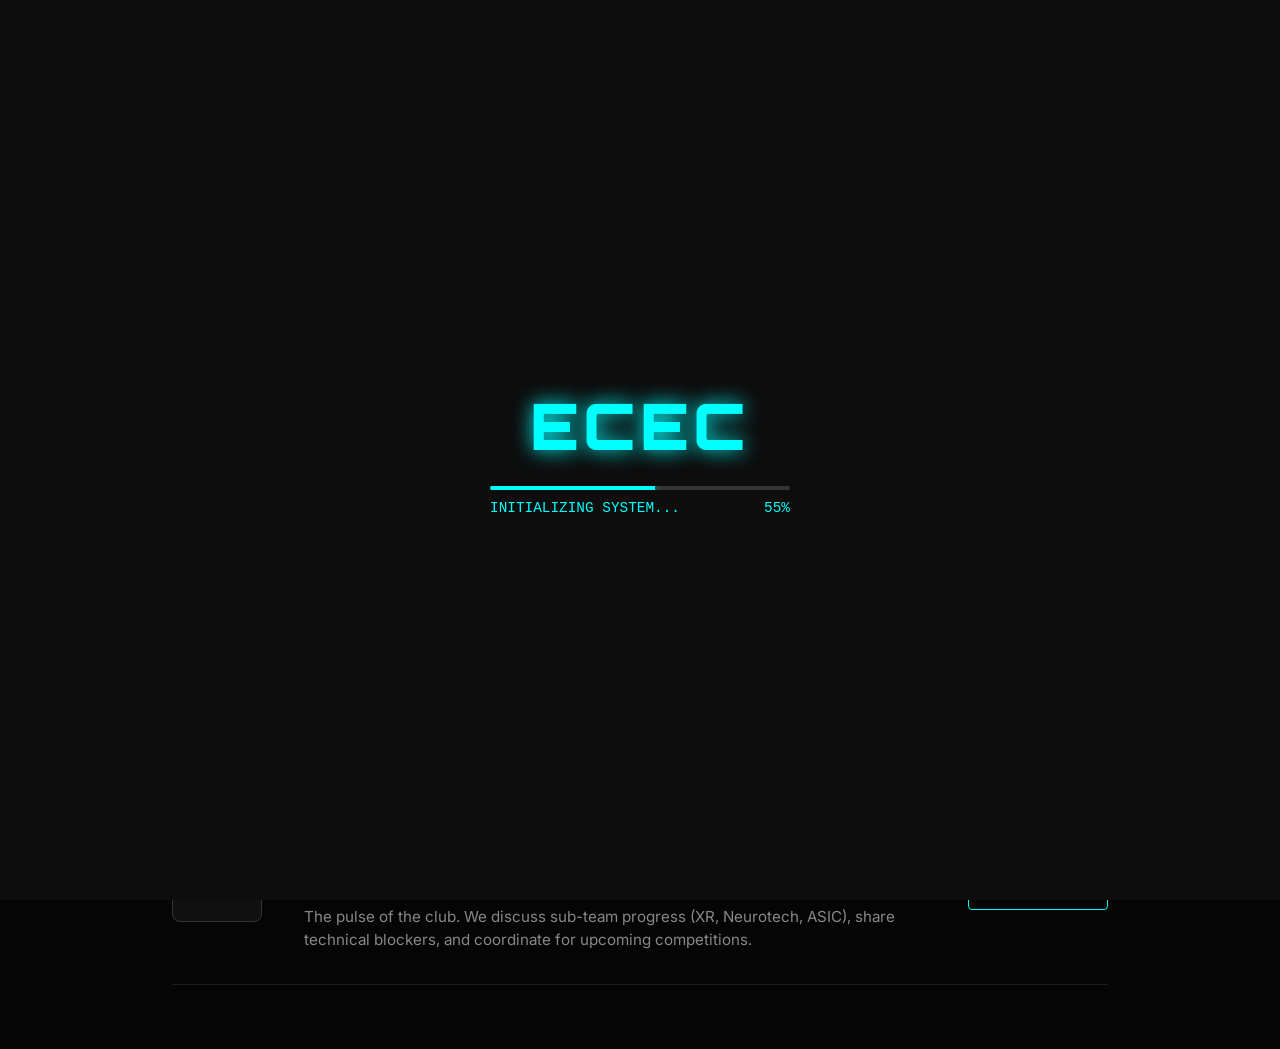
<file: weekly.html>
<!DOCTYPE html>
<html lang="en">
<head>
    <meta charset="UTF-8">
    <meta name="viewport" content="width=device-width, initial-scale=1.0">
    <title>Weekly Syncs - ECEC</title>
    
    <link rel="preconnect" href="https://fonts.googleapis.com">
    <link rel="preconnect" href="https://fonts.gstatic.com" crossorigin>
    <link href="https://fonts.googleapis.com/css2?family=Inter:wght@400;500;600&family=Poppins:wght@600;700;800&family=Space+Mono:wght@400;700&family=Orbitron:wght@900&display=swap" rel="stylesheet">
    
    <link rel="stylesheet" href="style.css">
    <link rel="stylesheet" href="events.css">
</head>
<body>

    <div id="scroll-progress"></div>

    <nav class="navbar">
        <a href="index.html" class="nav-logo">ECEC</a>
        <div class="nav-links">
            <a href="index.html">Home</a>
            <a href="about.html">About & People</a>
            <a href="teams.html">Teams</a>
            <a href="competitions.html">Competitions</a>
            
            <div class="nav-dropdown">
                <a href="events.html" class="active">Events ▾</a>
                <div class="dropdown-content">
                    <a href="weekly.html">Weekly Syncs</a>
                    <a href="events.html#upcoming">Live Feed</a>
                </div>
            </div>
            <a href="contact.html" class="cta-link">Join Us</a>
        </div>
        <div class="mobile-menu-btn">☰</div>
    </nav>

    <main>
        <canvas id="particle-canvas"></canvas>
        <header class="events-hero">
            <div class="hero-content">
                <span class="status-live">● RECURRING_UPLINK</span>
                <h1>Weekly Syncs</h1>
                <p>Consistent touchpoints for the collective. Join us every Tuesday to sync on hardware, software, and club operations.</p>
                <div class="hero-stats">
                    <div class="stat"><span class="num">04</span><span class="label">Meetings/Mo</span></div>
                    <div class="stat"><span class="num">19:00</span><span class="label">Time (EST)</span></div>
                    <div class="stat"><span class="num">VOIP</span><span class="label">Platform</span></div>
                </div>
            </div>
        </header>

        <section class="events-list-section">
            <div class="section-title">
                <h2>The Weekly Loop</h2>
                <div class="glitch-line"></div>
            </div>

            <div class="events-container">
                <div class="event-row">
                    <div class="event-date">
                        <span class="day">TUE</span>
                        <span class="month">WEEKLY</span>
                    </div>
                    <div class="event-details">
                        <div class="event-badge workshop">VIRTUAL_SYNC</div>
                        <h3>General Discord Assembly</h3>
                        <p class="location">📍 Discord Voice Channel • 7:00 PM</p>
                        <p class="desc">The pulse of the club. We discuss sub-team progress (XR, Neurotech, ASIC), share technical blockers, and coordinate for upcoming competitions.</p>
                    </div>
                    <div class="event-action">
                        <a href="#" class="rsvp-btn">JOIN DISCORD ></a>
                    </div>
                </div>
            </div>
        </section>
    </main>

    <script src="script.js"></script>
</body>

<div id="loader">
    <div class="loader-content">
        <h1 class="glitch-text">ECEC</h1>
        <div class="progress-bar"><div class="progress-fill"></div></div>
        <div class="loader-status">
            <span>INITIALIZING SYSTEM...</span>
            <span id="loader-percent">0%</span>
        </div>
    </div>
</div>

<div id="scroll-progress"></div>
</html>
</file>
<file: style.css>
/* style.css - Complete Updated File */

/* Variables */
:root {
    --bg-color: #0D0D0D;
    --card-bg: #1A1A1A;
    --neon-blue: #00FFFF;
    --text-color: #FFFFFF;
    --text-muted: #808080;
    --font-heading: 'Poppins', sans-serif; /* Default Heading */
    --font-body: 'Inter', sans-serif;
    --font-tech: 'Orbitron', sans-serif; /* For Logo */
    --font-cool: 'Space Grotesk', sans-serif; /* For Feature Titles */
}

/* Reset */
* { margin: 0; padding: 0; box-sizing: border-box; }

body {
    background-color: var(--bg-color);
    color: var(--text-color);
    font-family: var(--font-body);
    overflow-x: hidden;
    display: flex;
    flex-direction: column;
    min-height: 100vh;
}

a { text-decoration: none; color: inherit; }

/* Loader */
#loader {
    position: fixed; top: 0; left: 0; width: 100%; height: 100%;
    background: var(--bg-color); z-index: 9999;
    display: flex; justify-content: center; align-items: center;
    transition: opacity 0.5s ease;
}
.loader-content { text-align: center; width: 300px; }
.glitch-text { 
    font-family: 'Orbitron', sans-serif; /* Change this line */
    font-weight: 900; /* Make it extra bold */
    letter-spacing: 4px; /* Give it some techy spacing */
    font-size: 4rem; 
    color: var(--neon-blue); 
    text-shadow: 0 0 20px var(--neon-blue); 
    margin-bottom: 20px; 
}
.progress-bar { width: 100%; height: 4px; background: #333; border-radius: 2px; overflow: hidden; }
.progress-fill { width: 0%; height: 100%; background: var(--neon-blue); box-shadow: 0 0 10px var(--neon-blue); transition: width 0.2s; }
.loader-status { display: flex; justify-content: space-between; color: var(--neon-blue); font-family: monospace; font-size: 0.9rem; margin-top: 10px; }

/* Scroll Progress */
#scroll-progress {
    position: fixed; top: 0; left: 0; height: 3px; background: var(--neon-blue);
    width: 0%; z-index: 1000; box-shadow: 0 0 10px var(--neon-blue);
}

/* Navbar */
.navbar {
    position: fixed; top: 0; width: 100%; padding: 1.5rem 3rem;
    display: flex; justify-content: space-between; align-items: center;
    background: rgba(13, 13, 13, 0.8); backdrop-filter: blur(10px); z-index: 100;
    border-bottom: 1px solid rgba(255, 255, 255, 0.1);
}

/* Navbar Logo Styling & Animation (UPDATED: Option 1 Orbitron) */
.nav-logo {
    font-family: var(--font-tech); /* NEW FONT */
    font-weight: 900; 
    font-size: 1.8rem;
    letter-spacing: 2px;
    background: linear-gradient(to bottom, #fff, #aaa);
    -webkit-background-clip: text;
    -webkit-text-fill-color: transparent;
    text-shadow: 0px 0px 15px rgba(0, 255, 255, 0.5); /* Cyan Glow */
    text-decoration: none;
    text-transform: uppercase;
    position: relative;
    transition: all 0.3s cubic-bezier(0.4, 0, 0.2, 1);
}

.nav-logo:hover {
    letter-spacing: 4px; /* Expands width */
    text-shadow: 
        0 0 10px rgba(0, 255, 255, 0.8),
        0 0 20px rgba(0, 255, 255, 0.4),
        0 0 40px rgba(0, 255, 255, 0.2);
    transform: translateY(-1px);
}

.nav-logo::after {
    content: '';
    display: inline-block;
    width: 8px;
    height: 8px;
    background-color: var(--neon-blue);
    margin-left: 5px;
    box-shadow: 0 0 10px var(--neon-blue);
    opacity: 0;
    transition: opacity 0.2s;
}

.nav-logo:hover::after {
    opacity: 1;
    animation: blink 1s infinite;
}

@keyframes blink {
    0%, 100% { opacity: 1; }
    50% { opacity: 0; }
}

/* style.css - Refined Dropdown Styling */

/* style.css - Fix for disappearing menu */

.nav-dropdown {
    position: relative;
    display: inline-block;
    padding-bottom: 20px; /* Bridge gap: allows mouse to travel to menu */
    margin-bottom: -20px; /* Offset to keep layout intact */
}

.dropdown-content {
    display: none;
    position: absolute;
    top: 100%; /* Positions it right at the end of the padding bridge */
    left: 50%;
    transform: translateX(-50%);
    background: rgba(13, 13, 13, 0.98);
    backdrop-filter: blur(15px);
    min-width: 180px;
    border: 1px solid var(--neon-blue);
    box-shadow: 0 0 20px rgba(0, 255, 255, 0.2);
    z-index: 1000;
}

/* Invisible bridge element */
.dropdown-content::after {
    content: '';
    position: absolute;
    top: -20px; /* Matches the gap size */
    left: 0;
    width: 100%;
    height: 20px;
    background: transparent;
}

.nav-dropdown:hover .dropdown-content {
    display: block;
}

/* Optional: Clean up link appearance */
.dropdown-content a {
    color: var(--text-muted) !important;
    padding: 12px 20px;
    text-decoration: none;
    display: block;
    text-transform: uppercase;
    font-size: 0.8rem;
    letter-spacing: 1px;
}

.dropdown-content a:hover {
    color: var(--neon-blue) !important;
    background: rgba(0, 255, 255, 0.1);
}

.nav-links { display: flex; gap: 2rem; align-items: center; }
.nav-links a { font-family: var(--font-body); font-size: 0.95rem; color: var(--text-muted); transition: color 0.3s; }
.nav-links a:hover, .nav-links a.active { color: var(--neon-blue); }
.nav-links .cta-link {
    padding: 0.5rem 1.2rem; border: 1px solid var(--neon-blue); color: var(--neon-blue);
    border-radius: 4px; transition: all 0.3s;
}
.nav-links .cta-link:hover { background: var(--neon-blue); color: var(--bg-color); box-shadow: 0 0 15px rgba(0, 255, 255, 0.4); }
.mobile-menu-btn { display: none; cursor: pointer; font-size: 1.5rem; }

/* Hero Section */
.hero {
    position: relative;
    height: 100vh;
    display: flex;
    justify-content: center;
    align-items: center;
    text-align: center;
    padding: 0 2rem;
    width: 100%;
}

#particle-canvas { position: absolute; top: 0; left: 0; width: 100%; height: 100%; z-index: 1; }

.hero-content {
    position: relative;
    z-index: 2;
    max-width: 900px;
    margin: 0 auto;
}

.hero h1 {
    font-family: var(--font-heading);
    font-size: 4.5rem;
    line-height: 1.1;
    margin-bottom: 1.5rem;
    font-weight: 800;
    letter-spacing: -1px;
}
.hero h1 .highlight { color: var(--neon-blue); text-shadow: 0 0 30px rgba(0, 255, 255, 0.3); }

.hero p {
    font-size: 1.2rem; color: var(--text-muted); margin-bottom: 2.5rem;
    max-width: 700px; margin-left: auto; margin-right: auto;
}

.hero-buttons { display: flex; gap: 1rem; justify-content: center; }
.btn { padding: 1rem 2.5rem; font-weight: 600; border-radius: 6px; transition: all 0.3s ease; cursor: pointer; }
.btn.primary { background: linear-gradient(135deg, var(--neon-blue), rgba(0, 255, 255, 0.7)); color: var(--bg-color); box-shadow: 0 4px 15px rgba(0, 255, 255, 0.3); }
.btn.primary:hover { transform: translateY(-2px); box-shadow: 0 6px 20px rgba(0, 255, 255, 0.5); }
.btn.secondary { background: transparent; color: var(--text-color); border: 1px solid rgba(255, 255, 255, 0.2); }
.btn.secondary:hover { border-color: var(--text-color); }

/* Features Section (UPDATED) */
.features-section { padding: 6rem 2rem; background: var(--bg-color); position: relative; z-index: 2; }
.container { max-width: 1200px; margin: 0 auto; display: grid; grid-template-columns: repeat(auto-fit, minmax(250px, 1fr)); gap: 2rem; }

.feature-card { 
    background: var(--card-bg); 
    padding: 2rem; 
    border-radius: 12px; 
    border: 1px solid rgba(255, 255, 255, 0.05); 
    transition: all 0.3s ease;
    text-decoration: none;
    display: flex;
    flex-direction: column;
    color: inherit;
    justify-content: space-between; /* Fix for spacing */
    min-height: 280px; /* Adjusted height */
}

.feature-card:hover { border-color: var(--neon-blue); transform: translateY(-5px); box-shadow: 0 10px 30px rgba(0, 0, 0, 0.5); }

.feature-card .icon { font-size: 2.5rem; margin-bottom: 1rem; }

/* New Cool Font for Titles */
.feature-card h3 { 
    font-family: var(--font-cool); 
    margin-bottom: 0.5rem; 
    color: var(--text-color);
    font-size: 1.5rem;
    text-transform: uppercase;
    letter-spacing: 1px;
}

.feature-card p { 
    font-size: 0.95rem; 
    color: var(--text-muted); 
    line-height: 1.6; 
    margin-bottom: 2rem; /* Added spacing */
    flex-grow: 1; 
}

/* Learn More Link Animation */
.learn-more {
    margin-top: auto;
    color: var(--neon-blue);
    font-size: 0.9rem;
    font-weight: 600;
    opacity: 0;
    transform: translateY(10px);
    transition: all 0.3s ease;
}

.feature-card:hover .learn-more {
    opacity: 1;
    transform: translateY(0);
}

/* System Footer Styling (UPDATED Alignment) */
.sys-footer {
    background: #080808;
    border-top: 1px solid #222;
    padding: 4rem 2rem 2rem;
    font-size: 0.9rem;
    margin-top: auto; 
}

.footer-grid {
    max-width: 1200px;
    margin: 0 auto;
    display: grid;
    grid-template-columns: 2fr 1fr 1fr 1fr;
    gap: 3rem;
    align-items: start;
}

.footer-col { text-align: left; }

/* Brand Column */
.brand-col {
    display: flex;
    flex-direction: column;
    align-items: flex-start;
}

.footer-logo {
    font-family: var(--font-tech); /* Matches Navbar */
    font-size: 2rem;
    color: #fff;
    text-decoration: none;
    margin-bottom: 1rem;
    display: inline-block;
    transition: 0.3s;
}

.footer-logo:hover {
    color: var(--neon-blue);
    text-shadow: 0 0 15px rgba(0, 255, 255, 0.4);
}

.footer-desc {
    color: var(--text-muted);
    line-height: 1.6;
    margin-bottom: 1.5rem;
    max-width: 300px;
}

/* Connect Column (Right Aligned) */
.footer-col:last-child {
    text-align: right;
    display: flex;
    flex-direction: column;
    align-items: flex-end;
}

.status-badge {
    display: inline-flex;
    align-items: center;
    gap: 8px;
    background: rgba(0, 255, 136, 0.05);
    border: 1px solid rgba(0, 255, 136, 0.2);
    padding: 6px 12px;
    border-radius: 20px;
    font-size: 0.75rem;
    color: #00FF88;
    font-weight: 600;
}

.status-badge .dot {
    width: 6px; height: 6px;
    background: #00FF88; border-radius: 50%;
    box-shadow: 0 0 8px #00FF88;
    animation: pulse 2s infinite;
}

@keyframes pulse {
    0% { opacity: 1; }
    50% { opacity: 0.4; }
    100% { opacity: 1; }
}

.footer-col h4 {
    color: #fff;
    font-family: var(--font-heading);
    font-size: 0.9rem;
    margin-bottom: 1.5rem;
    letter-spacing: 1px;
}

.footer-links { list-style: none; padding: 0; }
.footer-links li { margin-bottom: 0.8rem; }
.footer-links a { color: var(--text-muted); text-decoration: none; transition: 0.2s; }
.footer-links a:hover { color: var(--neon-blue); padding-left: 5px; }

.social-icons {
    display: flex; gap: 1rem; margin-bottom: 1.5rem;
    justify-content: flex-end;
}

.social-icons a { color: #666; transition: 0.3s; }
.social-icons a:hover { color: #fff; transform: translateY(-3px); }

.copyright { color: #444; font-size: 0.8rem; line-height: 1.5; }

/* Responsive */
@media (max-width: 900px) {
    .footer-grid { grid-template-columns: 1fr 1fr; gap: 2rem; }
    .brand-col { grid-column: span 2; }
}

@media (max-width: 768px) {
    .nav-links { display: none; }
    .mobile-menu-btn { display: block; }
    .hero h1 { font-size: 3rem; }
    .footer-grid { grid-template-columns: 1fr; }
    .brand-col { grid-column: span 1; }
    
    /* Reset Connect column on mobile */
    .footer-col:last-child {
        text-align: left;
        align-items: flex-start;
    }
    .social-icons { justify-content: flex-start; }
}

/* Add this to the bottom of style.css */

/* Mobile Menu Styles */
@media (max-width: 768px) {
    .nav-links {
        display: flex; /* Keep flex for layout */
        flex-direction: column;
        position: absolute;
        top: 70px; /* Push below navbar */
        right: 0;
        width: 100%;
        background: rgba(13, 13, 13, 0.95); /* Dark background */
        backdrop-filter: blur(10px);
        padding: 2rem 0;
        border-bottom: 1px solid rgba(255, 255, 255, 0.1);
        
        /* Hide by default using transform/opacity for smooth animation */
        transform: translateY(-20px);
        opacity: 0;
        pointer-events: none; /* Prevent clicking when hidden */
        transition: all 0.3s ease;
    }

    /* The 'Active' Class - JS will add this */
    .nav-links.nav-active {
        transform: translateY(0);
        opacity: 1;
        pointer-events: all;
    }

    .nav-links a {
        font-size: 1.2rem;
        padding: 1rem 0;
        width: 100%;
        text-align: center;
    }

    .nav-links .cta-link {
        width: 80%;
        margin: 1rem auto;
        text-align: center;
        display: block;
    }
}
</file>
<file: about.css>
/* about.css - Complete File */

/* Page Hero */
.page-hero {
    padding: 8rem 2rem 4rem;
    text-align: center;
    background: linear-gradient(180deg, rgba(0, 255, 255, 0.05) 0%, transparent 100%);
}

.page-hero h1 {
    font-family: var(--font-heading);
    font-size: 3.5rem;
    color: var(--neon-blue);
    text-shadow: 0 0 20px rgba(0, 255, 255, 0.3);
    margin-bottom: 1rem;
}

.page-hero p {
    font-size: 1.2rem;
    color: var(--text-muted);
    max-width: 700px;
    margin: 0 auto;
}

/* Mission Section - SIDE BY SIDE LAYOUT */
.mission-section { padding: 4rem 2rem; }

.mission-layout {
    display: grid;
    grid-template-columns: 1fr 1fr; /* Split 50/50 */
    gap: 4rem;
    align-items: center; /* Vertically center content */
}

.mission-text { text-align: left; }
.mission-text h2 { font-family: var(--font-heading); font-size: 2.5rem; margin-bottom: 1.5rem; }
.mission-text p { font-size: 1.05rem; color: var(--text-muted); margin-bottom: 1.5rem; line-height: 1.7; }

/* Stats Grid */
.stats-grid {
    display: grid;
    grid-template-columns: 1fr 1fr; /* 2x2 Grid */
    gap: 1.5rem;
}

.stat-card {
    background: var(--card-bg);
    padding: 2.5rem 1.5rem;
    border-radius: 8px;
    text-align: center;
    border: 1px solid rgba(255, 255, 255, 0.1);
    transition: 0.3s;
    display: flex;
    flex-direction: column;
    justify-content: center;
    aspect-ratio: 1/1; /* Square boxes */
}

.stat-card:hover { border-color: var(--neon-blue); transform: translateY(-5px); }

.stat-number {
    font-family: var(--font-heading);
    font-size: 2.8rem;
    font-weight: 700;
    color: var(--neon-blue);
    margin-bottom: 0.5rem;
}

.stat-label { color: var(--text-muted); text-transform: uppercase; letter-spacing: 1px; font-size: 0.85rem; }

/* People Section - FIXED STACKING */
.people-section { padding: 4rem 2rem; background: #111; }

.section-header { text-align: center; margin-bottom: 4rem; }
.section-header h2 { color: var(--neon-blue); font-size: 2.5rem; font-family: var(--font-heading); }
.section-header p { color: var(--text-muted); }

/* Ensure the container is a block to force vertical stacking */
.people-container {
    display: block !important;
    max-width: 1200px;
    margin: 0 auto;
}

/* Force rows to stack vertically */
.people-row {
    width: 100%;
    margin-bottom: 4rem;
    display: block;
    clear: both;
}

.category-group {
    width: 100%;
    display: block;
}

.category-group h3 {
    font-family: var(--font-heading);
    border-bottom: 1px solid rgba(255, 255, 255, 0.2);
    padding-bottom: 0.5rem;
    margin-bottom: 1.5rem;
    color: var(--text-color);
}

/* Horizontal Scroll Container */
.scroll-container {
    width: 100%;
    overflow-x: auto; /* Enable horizontal scroll */
    padding-bottom: 1.5rem; /* Space for scrollbar */
    -webkit-overflow-scrolling: touch; /* Smooth scroll on mobile */
}

/* Custom Scrollbar for Chrome/Safari */
.scroll-container::-webkit-scrollbar {
    height: 8px;
}
.scroll-container::-webkit-scrollbar-track {
    background: #222;
    border-radius: 4px;
}
.scroll-container::-webkit-scrollbar-thumb {
    background: #444;
    border-radius: 4px;
}
.scroll-container::-webkit-scrollbar-thumb:hover {
    background: var(--neon-blue);
}

.people-grid {
    display: flex; /* Horizontal layout inside scroll container */
    gap: 1.5rem;
    width: max-content; /* Ensure container expands to fit all cards */
}

.person-card {
    background: var(--card-bg);
    border-radius: 8px;
    overflow: hidden;
    border: 1px solid rgba(255, 255, 255, 0.05);
    transition: 0.3s;
    width: 200px; /* Fixed width for cards */
    flex-shrink: 0; /* Prevent shrinking */
}

.person-card:hover { border-color: var(--neon-blue); transform: translateY(-5px); }

.initials {
    height: 140px;
    background: #222;
    display: flex;
    align-items: center;
    justify-content: center;
    font-size: 2.5rem;
    font-weight: 700;
    color: rgba(255, 255, 255, 0.1);
}

.person-info { padding: 1.2rem; text-align: center; }
.person-info h4 { font-family: var(--font-heading); font-size: 1rem; margin-bottom: 0.2rem; color: #fff; }
.role { font-size: 0.8rem; color: var(--neon-blue); display: block; }

/* Faculty Section */
.faculty-section { padding: 6rem 2rem; }
.faculty-grid { display: grid; grid-template-columns: 1fr 1.5fr; gap: 3rem; }

.faculty-card, .lab-card {
    background: var(--card-bg);
    padding: 2.5rem;
    border-radius: 8px;
    border: 1px solid rgba(255, 255, 255, 0.1);
}

.faculty-initials {
    width: 80px; height: 80px; border-radius: 50%;
    background: #222; border: 2px solid var(--neon-blue);
    display: flex; align-items: center; justify-content: center;
    font-size: 1.5rem; font-weight: 700; color: var(--neon-blue);
    margin-bottom: 1.5rem;
}

.faculty-title { color: var(--neon-blue); margin-bottom: 1rem; font-weight: 600; }
.faculty-bio { font-size: 0.95rem; color: var(--text-muted); line-height: 1.6; }

.lab-features {
    display: grid; grid-template-columns: 1fr 1fr; gap: 1rem; margin-top: 2rem;
}
.lab-features span {
    background: #222; padding: 1rem; text-align: center;
    border-radius: 4px; font-size: 0.9rem; border: 1px solid rgba(255, 255, 255, 0.05);
}

/* Header Layout */
.group-header {
    display: flex;
    justify-content: space-between;
    align-items: center;
    border-bottom: 1px solid rgba(255, 255, 255, 0.2);
    padding-bottom: 0.5rem;
    margin-bottom: 1.5rem;
}

.group-header h3 {
    font-family: var(--font-heading);
    color: var(--text-color);
    margin: 0;
    border: none; /* Removed border from h3 since parent has it */
}

/* Scroll Buttons */
.scroll-controls {
    display: flex;
    gap: 0.8rem;
    position: relative; /* Add this */
    z-index: 10; /* Add this */
}

.scroll-btn {
    background: rgba(255, 255, 255, 0.05); /* Transparent dark */
    color: #fff;
    border: 1px solid rgba(255, 255, 255, 0.2);
    width: 40px; /* Slightly larger touch target */
    height: 40px;
    border-radius: 50%; /* Circular buttons looks more modern */
    cursor: pointer;
    display: flex;
    align-items: center;
    justify-content: center;
    transition: all 0.3s cubic-bezier(0.4, 0, 0.2, 1);
}

.scroll-btn svg {
    width: 20px;
    height: 20px;
    stroke-linecap: round;
    stroke-linejoin: round;
}

/* Hover State - Tech Glow */
.scroll-btn:hover {
    background: rgba(0, 255, 255, 0.1);
    border-color: var(--neon-blue);
    color: var(--neon-blue);
    box-shadow: 0 0 15px rgba(0, 255, 255, 0.3);
    transform: scale(1.1);
}

/* Active Click State */
.scroll-btn:active {
    transform: scale(0.95);
    background: var(--neon-blue);
    color: #000;
}


/* Responsive */
@media (max-width: 968px) {
    .mission-layout { grid-template-columns: 1fr; gap: 3rem; }
    .faculty-grid { grid-template-columns: 1fr; }
    
    /* On mobile, people rows naturally stack, but grid scroll stays */
    .people-grid { width: auto; flex-wrap: nowrap; overflow-x: auto; }
}
</file>
<file: competitions.css>
/* Competitions Page - "The Arena" Theme */

/* Import Monospace for Data */
:root {
    --font-mono: 'JetBrains Mono', monospace;
}

main {
    background-color: #050505;
    min-height: 100vh;
    padding-top: 5rem;
}

/* Hero Section */
.comp-hero {
    position: relative;
    padding: 6rem 2rem 4rem;
    text-align: center;
    background: radial-gradient(circle at center, rgba(0, 255, 255, 0.03) 0%, transparent 70%);
}

.eyebrow {
    font-family: var(--font-mono);
    color: var(--neon-blue);
    font-size: 0.8rem;
    letter-spacing: 2px;
    margin-bottom: 1rem;
    display: block;
    opacity: 0.8;
}

.comp-hero h1 {
    font-family: var(--font-heading);
    font-size: 4rem;
    color: #fff;
    margin-bottom: 1rem;
    text-transform: uppercase;
}

.comp-hero p {
    color: var(--text-muted);
    max-width: 600px;
    margin: 0 auto 3rem;
    font-size: 1.1rem;
}

/* Countdown Widget */
.countdown-container {
    background: rgba(255, 255, 255, 0.03);
    border: 1px solid rgba(0, 255, 255, 0.2);
    display: inline-block;
    padding: 2rem;
    border-radius: 4px;
    backdrop-filter: blur(10px);
    box-shadow: 0 0 30px rgba(0, 255, 255, 0.05);
}

.countdown-label {
    font-family: var(--font-mono);
    color: var(--neon-blue);
    font-size: 0.8rem;
    margin: 0 0 1rem 0;
    letter-spacing: 1px;
}

.timer-grid {
    display: grid;
    grid-template-columns: repeat(4, 1fr);
    gap: 2rem;
}

.time-box {
    display: flex;
    flex-direction: column;
    align-items: center;
}

.time-box span {
    font-family: var(--font-heading);
    font-size: 2.5rem;
    color: #fff;
    line-height: 1;
}

.time-box label {
    font-family: var(--font-mono);
    font-size: 0.7rem;
    color: #666;
    margin-top: 0.5rem;
}

/* Missions Section */
.missions-section {
    padding: 4rem 2rem;
    max-width: 1200px;
    margin: 0 auto;
}

.section-header {
    display: flex;
    align-items: center;
    gap: 1rem;
    margin-bottom: 3rem;
}

.section-header h2 {
    font-family: var(--font-heading);
    font-size: 2rem;
    color: #fff;
    white-space: nowrap;
}

.decoration-line {
    height: 1px;
    width: 100%;
    background: linear-gradient(90deg, var(--neon-blue), transparent);
}

/* Mission Grid */
.missions-grid {
    display: grid;
    grid-template-columns: repeat(auto-fit, minmax(350px, 1fr));
    gap: 2rem;
    align-items: stretch; /* Ensure all cards are same height */
}

/* Mission Card - FLEX FIX */
.mission-card {
    background: #0f0f0f;
    border: 1px solid #222;
    border-radius: 8px;
    overflow: hidden;
    position: relative;
    transition: transform 0.3s, box-shadow 0.3s;
    
    /* NEW: Flex column layout */
    display: flex;
    flex-direction: column;
}

.mission-card:hover {
    transform: translateY(-5px);
    box-shadow: 0 10px 30px rgba(0,0,0,0.5);
    border-color: #333;
}

/* High Priority (Active) styling */
.mission-card.high-priority {
    border-left: 4px solid var(--neon-blue);
}

/* Status Bar */
.card-status {
    background: #151515;
    padding: 0.8rem 1.5rem;
    display: flex;
    justify-content: space-between;
    font-family: var(--font-mono);
    font-size: 0.75rem;
    border-bottom: 1px solid #222;
}

.status-indicator { color: var(--neon-blue); font-weight: 700; }
.status-indicator.warning { color: #FFA500; }
.status-indicator.locked { color: #555; }

.difficulty { color: #666; }

/* Card Body */
.card-body { 
    padding: 1.5rem; 
    flex-grow: 1; /* Allows this section to fill available space */
}

.card-body h3 {
    color: #fff;
    font-family: var(--font-heading);
    font-size: 1.5rem;
    margin-bottom: 0.8rem;
}

.mission-desc {
    color: #aaa;
    font-size: 0.95rem;
    margin-bottom: 1.5rem;
    line-height: 1.6;
}

/* Meta Data Grid */
.mission-meta {
    display: grid;
    grid-template-columns: 1fr 1fr;
    gap: 1rem;
    background: rgba(255,255,255,0.03);
    padding: 1rem;
    border-radius: 4px;
}

.meta-item {
    display: flex;
    flex-direction: column;
}

.meta-item .label {
    font-family: var(--font-mono);
    font-size: 0.7rem;
    color: #555;
    text-transform: uppercase;
}

.meta-item .value {
    color: #fff;
    font-weight: 500;
    font-size: 0.9rem;
}

/* Card Footer - ALIGNMENT FIX */
.card-footer {
    padding: 1rem 1.5rem;
    border-top: 1px solid #222;
    display: flex;
    gap: 1rem;
    
    /* NEW: Force footer to bottom */
    margin-top: auto; 
}

.btn-register, .btn-rules, .btn-disabled {
    flex: 1;
    text-align: center;
    padding: 0.8rem;
    font-size: 0.85rem;
    font-weight: 600;
    text-transform: uppercase;
    border-radius: 4px;
    cursor: pointer;
    transition: 0.2s;
    text-decoration: none;
    font-family: var(--font-mono);
}

.btn-register {
    background: var(--neon-blue);
    color: #000;
}
.btn-register:hover { background: #fff; }

.btn-rules {
    background: transparent;
    color: #fff;
    border: 1px solid #333;
}
.btn-rules:hover { border-color: var(--neon-blue); color: var(--neon-blue); }

.btn-disabled {
    background: #111;
    color: #444;
    border: 1px solid #222;
    cursor: not-allowed;
}

/* Hall of Fame */
.fame-section {
    background: #0a0a0a;
    border-top: 1px solid #222;
    padding: 4rem 2rem;
}

.fame-container {
    max-width: 1200px;
    margin: 0 auto;
    display: grid;
    grid-template-columns: 1fr 2fr;
    gap: 4rem;
    align-items: center;
}

.fame-text h2 {
    font-family: var(--font-heading);
    color: #fff;
    font-size: 2.5rem;
    margin-bottom: 1rem;
}

.fame-text p { color: var(--text-muted); }

.trophy-case {
    display: grid;
    grid-template-columns: repeat(auto-fit, minmax(200px, 1fr));
    gap: 1.5rem;
}

.trophy-item {
    background: linear-gradient(135deg, #111 0%, #0d0d0d 100%);
    border: 1px solid #222;
    padding: 1.5rem;
    border-radius: 8px;
    text-align: center;
    transition: 0.3s;
}

.trophy-item:hover { border-color: #FFD700; transform: translateY(-5px); }

.trophy-year {
    font-family: var(--font-mono);
    color: #444;
    font-size: 0.8rem;
    margin-bottom: 0.5rem;
}

.trophy-title {
    color: #fff;
    font-weight: 700;
    font-size: 1.1rem;
    margin-bottom: 0.3rem;
}

.trophy-rank {
    color: #FFD700; /* Gold */
    font-weight: 600;
    font-size: 0.9rem;
    margin-bottom: 1rem;
}

.trophy-team {
    color: #777;
    font-size: 0.85rem;
    font-style: italic;
}

/* Responsive */
@media (max-width: 768px) {
    .comp-hero h1 { font-size: 2.5rem; }
    .timer-grid { gap: 1rem; }
    .time-box span { font-size: 1.5rem; }
    
    .fame-container { grid-template-columns: 1fr; gap: 2rem; }
    .mission-meta { grid-template-columns: 1fr; }
}
</file>
<file: contact.css>
/* Contact Page - Uplink Theme */

:root {
    --font-mono: 'JetBrains Mono', monospace;
}

.contact-main {
    padding-top: 5rem;
    min-height: 100vh;
    background-color: #050505;
    background-image: 
        linear-gradient(rgba(0, 255, 255, 0.03) 1px, transparent 1px),
        linear-gradient(90deg, rgba(0, 255, 255, 0.03) 1px, transparent 1px);
    background-size: 50px 50px;
}

/* Hero */
.contact-hero {
    text-align: center;
    padding: 6rem 2rem 4rem;
    max-width: 800px;
    margin: 0 auto;
}

.contact-hero h1 {
    font-family: var(--font-heading);
    font-size: 3.5rem;
    color: #fff;
    margin-bottom: 1rem;
    text-shadow: 0 0 20px rgba(0,255,255,0.2);
}

.contact-hero p {
    color: var(--text-muted);
    font-size: 1.1rem;
    line-height: 1.6;
}

/* Layout Grid */
.contact-grid {
    display: grid;
    grid-template-columns: 3fr 2fr; /* Form takes more space */
    gap: 2rem;
    max-width: 1200px;
    margin: 0 auto;
    padding: 0 2rem 6rem;
}

/* Common Panel Styles */
.form-container, .location-block {
    background: #0f0f0f;
    border: 1px solid #222;
    border-radius: 8px;
    overflow: hidden;
}

.panel-header {
    background: #151515;
    padding: 1rem 1.5rem;
    border-bottom: 1px solid #222;
    display: flex;
    justify-content: space-between;
    align-items: center;
}

.panel-title {
    font-family: var(--font-mono);
    color: #666;
    font-size: 0.8rem;
    letter-spacing: 1px;
}

.status-light {
    width: 8px;
    height: 8px;
    background: #00FF88;
    border-radius: 50%;
    box-shadow: 0 0 10px #00FF88;
}

/* Form Styles */
.uplink-form { padding: 2rem; }

.input-group { margin-bottom: 1.5rem; }

.input-group label {
    display: block;
    font-family: var(--font-mono);
    font-size: 0.75rem;
    color: var(--neon-blue);
    margin-bottom: 0.5rem;
    opacity: 0.8;
}

.input-group input, 
.input-group select, 
.input-group textarea {
    width: 100%;
    background: #0a0a0a;
    border: 1px solid #333;
    padding: 1rem;
    color: #fff;
    font-family: var(--font-body);
    font-size: 1rem;
    border-radius: 4px;
    transition: 0.3s;
}

.input-group input:focus, 
.input-group select:focus, 
.input-group textarea:focus {
    outline: none;
    border-color: var(--neon-blue);
    box-shadow: 0 0 15px rgba(0, 255, 255, 0.1);
}

/* Submit Button */
.submit-btn {
    width: 100%;
    padding: 1rem;
    background: var(--neon-blue);
    border: none;
    border-radius: 4px;
    color: #000;
    font-family: var(--font-heading);
    font-size: 1rem;
    cursor: pointer;
    display: flex;
    align-items: center;
    justify-content: center;
    gap: 0.5rem;
    transition: 0.3s;
}

.submit-btn:hover {
    background: #fff;
    transform: translateY(-2px);
    box-shadow: 0 0 20px var(--neon-blue);
}

/* Right Sidebar */
.info-sidebar { display: flex; flex-direction: column; gap: 2rem; }

/* Social Matrix */
.social-matrix {
    display: grid;
    gap: 1rem;
}

.matrix-btn {
    display: flex;
    align-items: center;
    gap: 1rem;
    padding: 1rem;
    background: #111;
    border: 1px solid #222;
    text-decoration: none;
    border-radius: 6px;
    transition: 0.2s;
}

.matrix-btn:hover {
    border-color: var(--neon-blue);
    background: #161616;
}

.matrix-btn .icon { font-size: 1.5rem; }

.matrix-btn .text { display: flex; flex-direction: column; }
.matrix-btn .label { font-family: var(--font-mono); font-size: 0.65rem; color: #666; }
.matrix-btn .value { color: #fff; font-weight: 600; font-size: 1rem; }

/* Map */
.map-wrapper {
    position: relative;
    height: 250px;
    width: 100%;
}

iframe {
    width: 100%;
    height: 100%;
    border: none;
    /* MAGIC TRICK: Turns standard Google Maps Dark Mode */
    filter: invert(90%) hue-rotate(180deg) contrast(90%);
}

.location-overlay {
    position: absolute;
    bottom: 1rem;
    left: 1rem;
    background: rgba(0,0,0,0.8);
    padding: 0.8rem;
    border-radius: 4px;
    border-left: 3px solid var(--neon-blue);
    font-size: 0.85rem;
    color: #fff;
    backdrop-filter: blur(5px);
}

/* FAQ Mini */
.faq-mini h3 {
    color: #fff;
    font-family: var(--font-heading);
    margin-bottom: 1rem;
    font-size: 1.2rem;
}

.faq-item {
    margin-bottom: 1rem;
    padding-left: 1rem;
    border-left: 1px solid #333;
}

.faq-item .q { color: var(--neon-blue); font-weight: 600; margin-bottom: 0.2rem; font-size: 0.9rem; }
.faq-item .a { color: #888; font-size: 0.9rem; }

/* Responsive */
@media (max-width: 900px) {
    .contact-grid { grid-template-columns: 1fr; }
    .contact-hero h1 { font-size: 2.5rem; }
}
</file>
<file: events.css>
/* events.css - Final Updated Version */

:root {
    --font-mono: 'Space Mono', monospace;
}

main {
    background-color: #050505;
    min-height: 100vh;
    padding-top: 5rem;
}

/* Hero */
.events-hero {
    padding: 6rem 2rem 4rem;
    max-width: 1000px;
    margin: 0 auto;
    text-align: left;
}

.status-live {
    color: #00FF88;
    font-family: var(--font-mono);
    font-size: 0.8rem;
    letter-spacing: 1px;
    margin-bottom: 1rem;
    display: inline-block;
    background: rgba(0, 255, 136, 0.1);
    padding: 0.3rem 0.8rem;
    border-radius: 20px;
}

.events-hero h1 {
    font-family: var(--font-heading);
    font-size: 4.5rem;
    color: #fff;
    line-height: 1.1;
    margin-bottom: 1.5rem;
}

.events-hero p {
    color: var(--text-muted);
    font-size: 1.2rem;
    max-width: 600px;
    margin-bottom: 3rem;
    line-height: 1.6;
}

.hero-stats {
    display: flex;
    gap: 4rem;
    border-top: 1px solid rgba(255, 255, 255, 0.1);
    padding-top: 2rem;
}

.stat { display: flex; flex-direction: column; }
.stat .num { font-family: var(--font-heading); font-size: 2.5rem; color: #fff; }
.stat .label { font-family: var(--font-mono); font-size: 0.8rem; color: #666; text-transform: uppercase; }

/* Events List Sections */
.events-list-section {
    padding: 4rem 2rem;
    max-width: 1000px;
    margin: 0 auto;
    border-bottom: 1px solid rgba(255, 255, 255, 0.05);
}

.events-list-section:last-of-type {
    border-bottom: none;
}

.section-title {
    display: flex;
    align-items: center;
    gap: 1.5rem;
    margin-bottom: 3rem;
}

.section-title h2 {
    font-family: var(--font-heading);
    font-size: 2rem;
    color: #fff;
    white-space: nowrap;
    text-transform: uppercase;
    letter-spacing: 1px;
}

.glitch-line {
    height: 2px;
    width: 100%;
    background: repeating-linear-gradient(90deg, var(--neon-blue) 0, var(--neon-blue) 10px, transparent 10px, transparent 20px);
    opacity: 0.5;
}

/* Event Row (Ticket Style) */
.event-row {
    display: grid;
    grid-template-columns: 100px 1fr 140px; /* Adjusted for wider date box */
    gap: 2rem;
    padding: 2rem 0;
    border-bottom: 1px solid rgba(255, 255, 255, 0.1);
    transition: 0.3s;
    align-items: center;
}

.event-row:hover {
    background: rgba(255, 255, 255, 0.02);
    padding-left: 1.5rem;
    padding-right: 1.5rem;
    border-radius: 8px;
    border-bottom-color: transparent;
}

/* Date Box - Optimized for "TUE" and "WEEKLY" */
.event-date {
    display: flex;
    flex-direction: column;
    align-items: center;
    justify-content: center;
    background: #111;
    border: 1px solid #333;
    border-radius: 8px;
    height: 90px;
    width: 90px;
    flex-shrink: 0;
    padding: 5px;
}

.event-date .day {
    font-family: var(--font-heading);
    font-size: 1.4rem; /* Sized for 3-letter abbreviations */
    color: #fff;
    line-height: 1;
    text-transform: uppercase;
    font-weight: 800;
}

.event-date .month {
    font-family: var(--font-mono);
    font-size: 0.65rem;
    color: var(--neon-blue);
    text-transform: uppercase;
    margin-top: 5px;
    letter-spacing: 1px;
}

/* Details */
.event-details h3 {
    font-family: var(--font-heading);
    font-size: 1.5rem;
    color: #fff;
    margin-bottom: 0.5rem;
}

.event-badge {
    display: inline-block;
    font-family: var(--font-mono);
    font-size: 0.7rem;
    padding: 0.2rem 0.6rem;
    border-radius: 4px;
    margin-bottom: 0.8rem;
    text-transform: uppercase;
    font-weight: 700;
}

.event-badge.workshop { background: rgba(0, 255, 255, 0.1); color: var(--neon-blue); }
.event-badge.social { background: rgba(255, 0, 255, 0.1); color: #FF00FF; }
.event-badge.industry { background: rgba(255, 215, 0, 0.1); color: #FFD700; }

.location {
    font-size: 0.9rem;
    color: #fff;
    margin-bottom: 0.5rem;
    font-weight: 500;
}

.desc {
    font-size: 0.95rem;
    color: #888;
    line-height: 1.5;
    max-width: 600px;
}

/* Action Button */
.rsvp-btn {
    font-family: var(--font-mono);
    color: var(--neon-blue);
    text-decoration: none;
    border: 1px solid var(--neon-blue);
    padding: 0.8rem 1rem;
    border-radius: 4px;
    transition: 0.3s;
    display: inline-block;
    text-align: center;
    font-size: 0.85rem;
}

.rsvp-btn:hover {
    background: var(--neon-blue);
    color: #000;
    box-shadow: 0 0 15px rgba(0, 255, 255, 0.4);
}

/* Past Event State */
.past-event { opacity: 0.5; pointer-events: none; }
.past-event .event-date { border-color: #222; }
.past-event h3, .past-event .location { color: #666; }
.ended {
    font-family: var(--font-mono);
    color: #444;
    border: 1px solid #333;
    padding: 0.8rem 1rem;
    border-radius: 4px;
    display: block;
    text-align: center;
    font-size: 0.85rem;
}

/* Gallery Grid */
.gallery-section {
    padding: 4rem 2rem;
    background: #080808;
}

.gallery-header {
    text-align: center;
    margin-bottom: 3rem;
}

.gallery-header h2 { font-family: var(--font-heading); color: #fff; font-size: 2rem; }
.gallery-header p { color: #666; font-family: var(--font-mono); }

.gallery-grid {
    display: grid;
    grid-template-columns: repeat(auto-fill, minmax(250px, 1fr));
    grid-auto-rows: 200px;
    gap: 1rem;
    max-width: 1200px;
    margin: 0 auto;
}

.gallery-item {
    border-radius: 8px;
    position: relative;
    overflow: hidden;
    transition: 0.3s;
    cursor: pointer;
}

.gallery-item:hover { transform: scale(1.02); z-index: 2; }

/* Grid spans for masonry effect */
.gallery-item.large { grid-column: span 2; grid-row: span 2; }
.gallery-item.tall { grid-row: span 2; }

.caption {
    position: absolute;
    bottom: 0;
    left: 0;
    width: 100%;
    padding: 1rem;
    background: linear-gradient(to top, rgba(0,0,0,0.9), transparent);
    color: #fff;
    font-size: 0.9rem;
    font-family: var(--font-mono);
    opacity: 0;
    transition: 0.3s;
}

.gallery-item:hover .caption { opacity: 1; }

/* Responsive */
@media (max-width: 768px) {
    .events-hero h1 { font-size: 3rem; }
    .hero-stats { gap: 2rem; flex-wrap: wrap; }
    
    .event-row {
        grid-template-columns: 1fr;
        gap: 1rem;
        text-align: center;
        padding: 2.5rem 0;
    }
    
    .event-date { width: 100%; height: 60px; flex-direction: row; gap: 0.8rem; }
    .event-date .day { font-size: 1.2rem; }
    .event-date .month { margin-top: 0; }
    
    .event-action { width: 100%; }
    .rsvp-btn { display: block; width: 100%; }
    
    .desc { margin: 0 auto; }
}
</file>
<file: teams.css>
/* Teams Page Styling */

/* Page Container */
.teams-main {
    padding-top: 6rem;
    min-height: 100vh;
    background: #0a0a0a; /* Dark background matching image */
}

/* Hero Section */
.teams-hero {
    text-align: center;
    padding: 3rem 2rem;
    max-width: 800px;
    margin: 0 auto;
}

.teams-hero h1 {
    font-family: var(--font-heading);
    font-size: 3.5rem;
    color: #fff;
    margin-bottom: 1rem;
}

.teams-hero p {
    color: var(--text-muted);
    font-size: 1.1rem;
    line-height: 1.6;
}

.teams-intro {
    text-align: center;
    max-width: 700px;
    margin: 0 auto 4rem;
    padding: 0 1.5rem;
    color: var(--text-muted);
    font-size: 0.95rem;
    line-height: 1.7;
}

/* Grid Layout */
.teams-grid-section {
    padding: 0 2rem 4rem;
    max-width: 1400px; /* Wide container for 3 columns */
    margin: 0 auto;
}

.teams-grid {
    display: grid;
    /* 3 Columns by default */
    grid-template-columns: repeat(3, 1fr); 
    gap: 1.5rem;
    /* Keeps cards from stretching neighbors when one expands */
    align-items: start; 
}

/* Team Card */
.team-card {
    background: #111; /* Very dark grey */
    border: 1px solid rgba(255, 255, 255, 0.1);
    border-radius: 12px;
    overflow: hidden;
    cursor: pointer;
    transition: border-color 0.2s ease, transform 0.2s ease;
    position: relative;
    
    /* FIX: Ensures cards are uniform height initially */
    min-height: 140px; 
    
    /* Optional: Vertically center the header if content is short */
    display: flex;
    flex-direction: column;
    justify-content: center;
}

.team-card.expanded {
    /* When expanded, let it grow naturally */
    justify-content: flex-start;
    border-color: var(--neon-blue);
    background: #161616;
}

.team-card:hover {
    border-color: rgba(255, 255, 255, 0.2);
}


/* Card Header */
.card-header {
    padding: 1.5rem;
    display: flex;
    justify-content: space-between;
    align-items: center; /* Center Vertically */
    gap: 1rem;
    height: 100%; /* Fill the min-height area */
}

.header-left {
    display: flex;
    align-items: center; /* Align bar and text */
    gap: 1rem;
}

.accent-bar {
    width: 3px;
    background: var(--neon-blue);
    border-radius: 4px;
    height: 40px; 
    box-shadow: 0 0 10px var(--neon-blue);
}

.team-card h3 {
    font-family: var(--font-heading);
    color: #fff;
    font-size: 1.3rem;
    line-height: 1.3;
    margin: 0;
    max-width: 180px; 
}

/* FIX: Right side alignment (Chip + Arrow side-by-side) */
.header-right {
    display: flex;
    flex-direction: row; /* Side by side */
    align-items: center;
    gap: 12px;
}

/* Status Chips - Outlined Pill Style */
.status-chip {
    font-size: 0.7rem;
    font-weight: 700;
    padding: 0.3rem 0.8rem;
    border-radius: 100px; 
    text-transform: uppercase;
    letter-spacing: 0.5px;
    white-space: nowrap;
}

.status-chip.active {
    color: var(--neon-blue);
    border: 1px solid var(--neon-blue);
    background: rgba(0, 255, 255, 0.05);
}

.status-chip.forming {
    color: #FFD700;
    border: 1px solid #FFD700;
    background: rgba(255, 215, 0, 0.05);
}

.status-chip.recruiting {
    color: #00FF88;
    border: 1px solid #00FF88;
    background: rgba(0, 255, 136, 0.05);
}

/* SVG Chevron */
.chevron {
    color: var(--neon-blue);
    transition: transform 0.3s ease;
}

.team-card.expanded .chevron {
    transform: rotate(180deg);
}

/* Expanded Content */
.card-content {
    max-height: 0;
    overflow: hidden;
    transition: max-height 0.4s ease-out;
}

.team-card.expanded .card-content {
    max-height: 800px; /* Enough for content */
}

.inner-content {
    padding: 0 1.5rem 2rem 1.5rem;
    border-top: 1px solid rgba(255, 255, 255, 0.05);
    margin-top: 0.5rem;
    padding-top: 1.5rem;
}

.info-block {
    margin-bottom: 1.5rem;
}

.info-block:last-child {
    margin-bottom: 0;
}

.info-block h4 {
    color: var(--neon-blue);
    font-size: 0.85rem;
    text-transform: uppercase;
    letter-spacing: 1px;
    margin-bottom: 0.5rem;
}

.info-block p {
    color: #ccc;
    font-size: 0.95rem;
    line-height: 1.5;
    margin: 0;
}

/* Focus List */
.focus-list {
    list-style: none;
    padding: 0;
    margin: 0;
    display: flex;
    flex-wrap: wrap;
    gap: 0.5rem;
}

.focus-list li {
    background: rgba(255, 255, 255, 0.08);
    color: #fff;
    padding: 0.25rem 0.6rem;
    border-radius: 4px;
    font-size: 0.8rem;
}

/* CTA Section */
.teams-cta {
    text-align: center;
    padding: 4rem 2rem;
    background: linear-gradient(180deg, transparent 0%, rgba(0, 255, 255, 0.05) 100%);
    border-top: 1px solid rgba(255, 255, 255, 0.05);
}

.teams-cta h2 { color: #fff; font-family: var(--font-heading); margin-bottom: 1rem; }
.teams-cta p { color: var(--text-muted); margin-bottom: 2rem; }

.cta-button {
    display: inline-block;
    padding: 0.8rem 2rem;
    background: var(--neon-blue);
    color: #000;
    font-weight: 700;
    text-decoration: none;
    border-radius: 4px;
    transition: 0.3s;
}

.cta-button:hover {
    background: #fff;
    box-shadow: 0 0 20px var(--neon-blue);
}

/* Responsive */
@media (max-width: 1024px) {
    .teams-grid { grid-template-columns: repeat(2, 1fr); }
}

@media (max-width: 768px) {
    .teams-grid { grid-template-columns: 1fr; }
    .card-header { padding: 1.2rem; }
    /* On mobile, standard stack is fine */
    .team-card { min-height: auto; }
}
</file>
